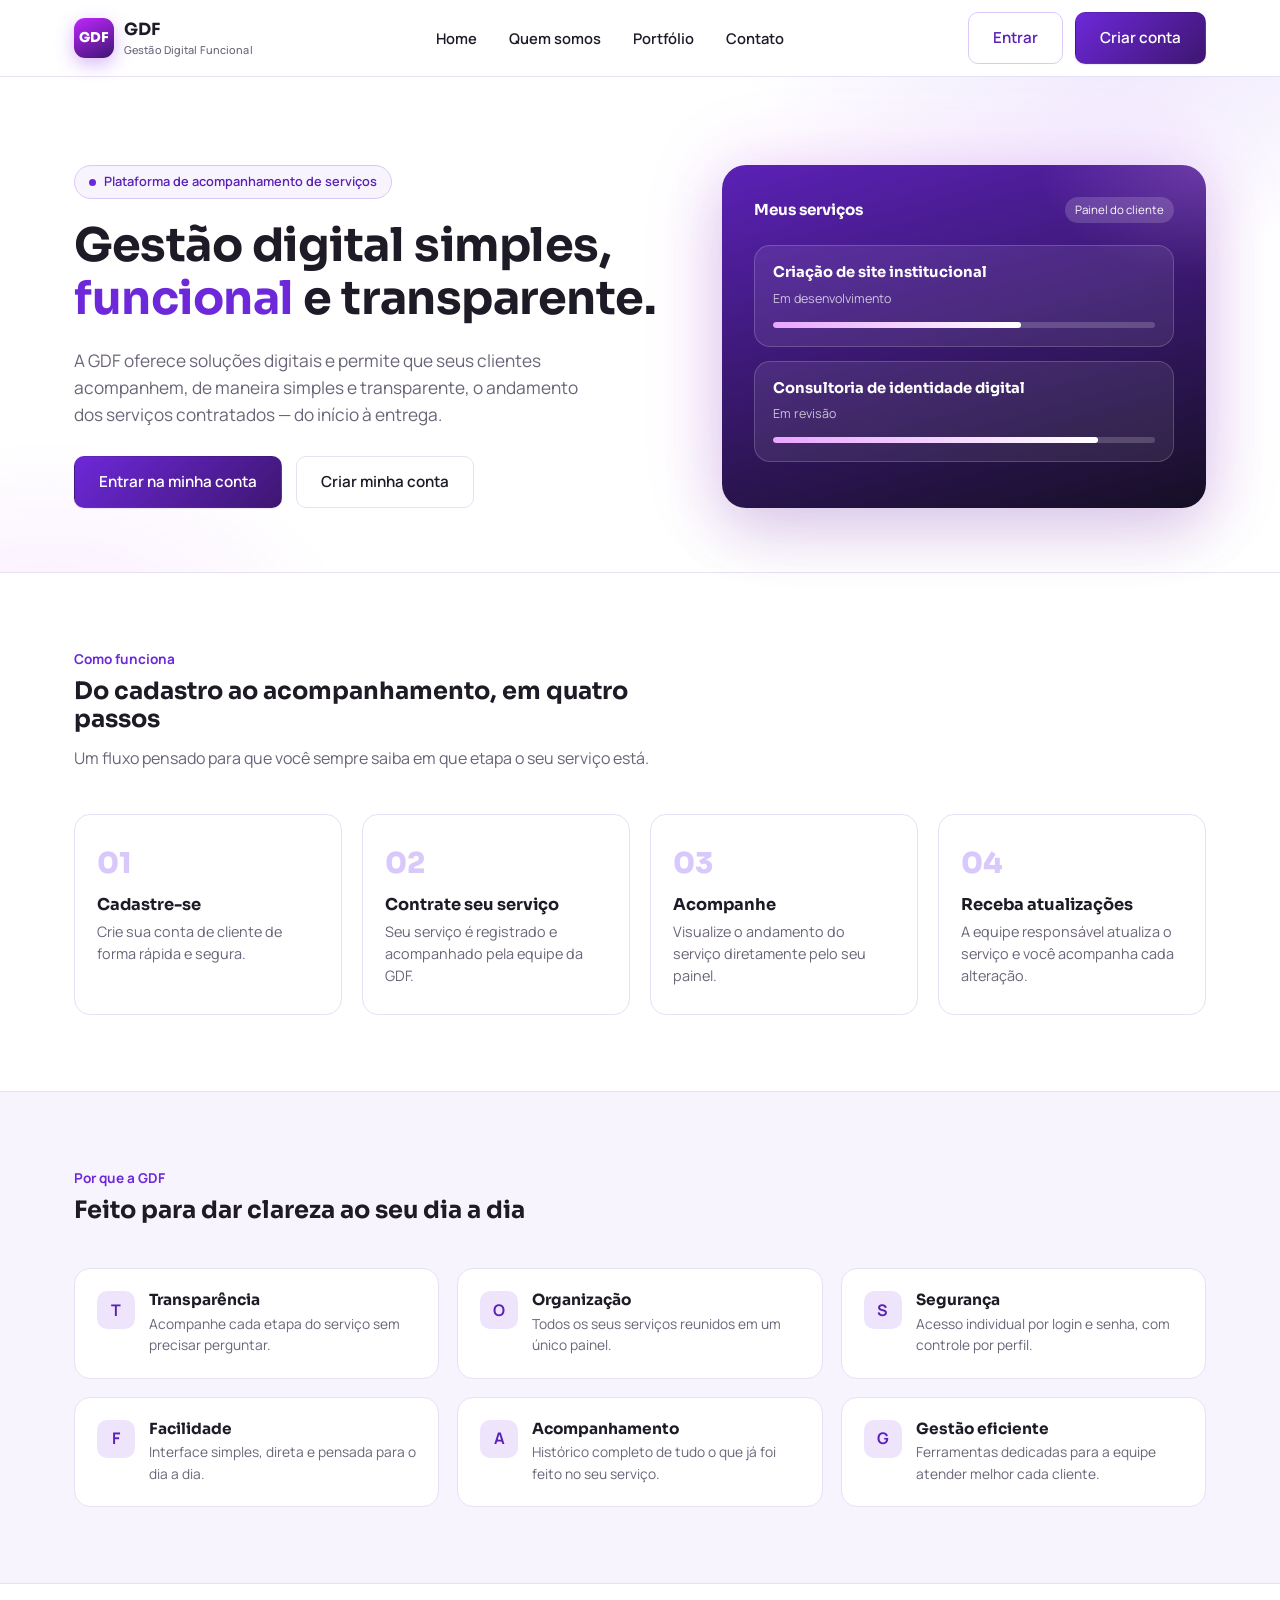
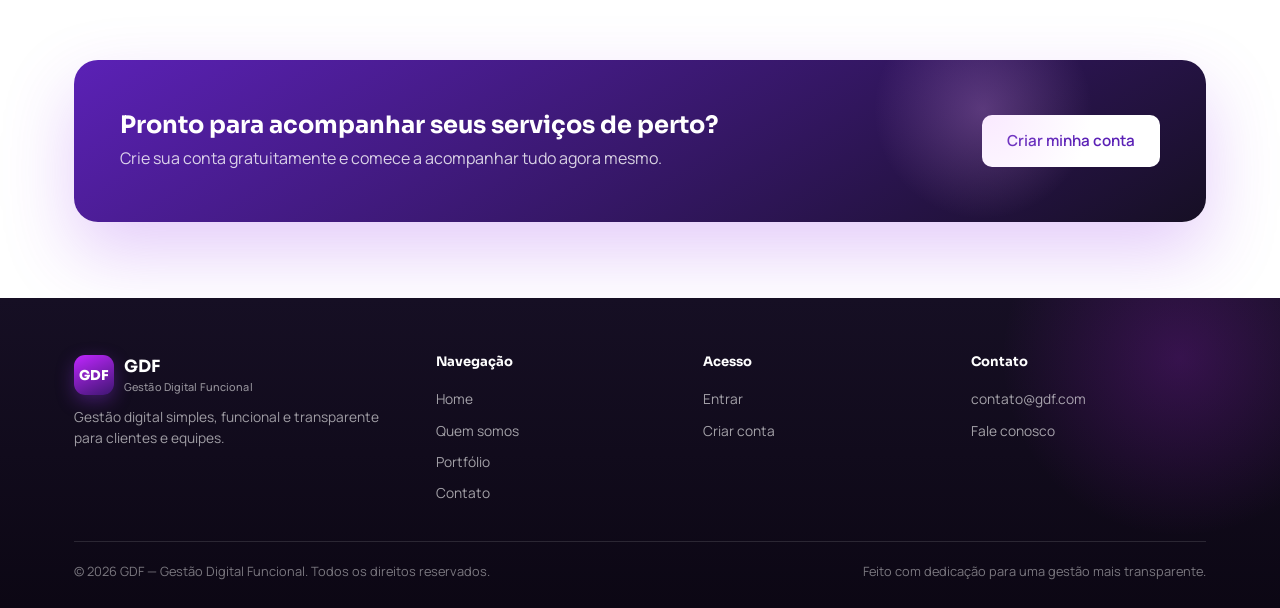
<file: index.html>
<!DOCTYPE html>
<html lang="pt-BR">
<head>
<meta charset="UTF-8">
<meta name="viewport" content="width=device-width, initial-scale=1.0">
<title>GDF — Gestão Digital Funcional</title>
<link rel="stylesheet" href="css/style.css">
</head>
<body>

<header class="site-header">
  <div class="container">
    <a href="index.html" class="brand">
      <span class="brand-mark">GDF</span>
      <span>
        <span class="brand-name">GDF</span>
        <span class="brand-sub">Gestão Digital Funcional</span>
      </span>
    </a>

    <nav class="main-nav" id="main-nav">
      <a href="index.html">Home</a>
      <a href="quem-somos.html">Quem somos</a>
      <a href="portfolio.html">Portfólio</a>
      <a href="contato.html">Contato</a>
    </nav>

    <div class="header-actions">
      <a href="login.html" class="btn btn-ghost" data-auth-link>Entrar</a>
      <a href="cadastro.html" class="btn btn-primary">Criar conta</a>
      <button class="nav-toggle" aria-label="Abrir menu"><span></span></button>
    </div>
  </div>
</header>

<main>
  <section class="hero">
    <div class="container">
      <div>
        <span class="eyebrow-tag">Plataforma de acompanhamento de serviços</span>
        <h1>Gestão digital simples, <em>funcional</em> e transparente.</h1>
        <p class="lead">A GDF oferece soluções digitais e permite que seus clientes acompanhem, de maneira simples e transparente, o andamento dos serviços contratados — do início à entrega.</p>
        <div class="hero-cta">
          <a href="login.html" class="btn btn-primary" data-auth-link>Entrar na minha conta</a>
          <a href="cadastro.html" class="btn btn-outline">Criar minha conta</a>
        </div>
      </div>

      <div class="hero-panel">
        <div class="hp-row">
          <span class="hp-title">Meus serviços</span>
          <span class="hp-badge">Painel do cliente</span>
        </div>
        <div class="hp-service">
          <h4>Criação de site institucional</h4>
          <span>Em desenvolvimento</span>
          <div class="hp-bar"><i style="width:65%"></i></div>
        </div>
        <div class="hp-service">
          <h4>Consultoria de identidade digital</h4>
          <span>Em revisão</span>
          <div class="hp-bar"><i style="width:85%"></i></div>
        </div>
      </div>
    </div>
  </section>

  <section class="section" id="como-funciona">
    <div class="container">
      <div class="section-head">
        <span class="kicker">Como funciona</span>
        <h2>Do cadastro ao acompanhamento, em quatro passos</h2>
        <p>Um fluxo pensado para que você sempre saiba em que etapa o seu serviço está.</p>
      </div>
      <div class="steps-grid">
        <div class="step-card">
          <div class="step-num">01</div>
          <h3>Cadastre-se</h3>
          <p>Crie sua conta de cliente de forma rápida e segura.</p>
        </div>
        <div class="step-card">
          <div class="step-num">02</div>
          <h3>Contrate seu serviço</h3>
          <p>Seu serviço é registrado e acompanhado pela equipe da GDF.</p>
        </div>
        <div class="step-card">
          <div class="step-num">03</div>
          <h3>Acompanhe</h3>
          <p>Visualize o andamento do serviço diretamente pelo seu painel.</p>
        </div>
        <div class="step-card">
          <div class="step-num">04</div>
          <h3>Receba atualizações</h3>
          <p>A equipe responsável atualiza o serviço e você acompanha cada alteração.</p>
        </div>
      </div>
    </div>
  </section>

  <section class="section benefits" id="beneficios">
    <div class="container">
      <div class="section-head">
        <span class="kicker">Por que a GDF</span>
        <h2>Feito para dar clareza ao seu dia a dia</h2>
      </div>
      <div class="benefit-grid">
        <div class="benefit-item">
          <span class="benefit-ico">T</span>
          <div><h3>Transparência</h3><p>Acompanhe cada etapa do serviço sem precisar perguntar.</p></div>
        </div>
        <div class="benefit-item">
          <span class="benefit-ico">O</span>
          <div><h3>Organização</h3><p>Todos os seus serviços reunidos em um único painel.</p></div>
        </div>
        <div class="benefit-item">
          <span class="benefit-ico">S</span>
          <div><h3>Segurança</h3><p>Acesso individual por login e senha, com controle por perfil.</p></div>
        </div>
        <div class="benefit-item">
          <span class="benefit-ico">F</span>
          <div><h3>Facilidade</h3><p>Interface simples, direta e pensada para o dia a dia.</p></div>
        </div>
        <div class="benefit-item">
          <span class="benefit-ico">A</span>
          <div><h3>Acompanhamento</h3><p>Histórico completo de tudo o que já foi feito no seu serviço.</p></div>
        </div>
        <div class="benefit-item">
          <span class="benefit-ico">G</span>
          <div><h3>Gestão eficiente</h3><p>Ferramentas dedicadas para a equipe atender melhor cada cliente.</p></div>
        </div>
      </div>
    </div>
  </section>

  <section class="section" id="cta-final">
    <div class="container">
      <div class="cta-final">
        <div>
          <h2>Pronto para acompanhar seus serviços de perto?</h2>
          <p>Crie sua conta gratuitamente e comece a acompanhar tudo agora mesmo.</p>
        </div>
        <a href="cadastro.html" class="btn btn-primary" style="background:#fff; color:var(--purple-700);">Criar minha conta</a>
      </div>
    </div>
  </section>
</main>

<footer class="site-footer">
  <div class="container">
    <div class="footer-grid">
      <div class="footer-brand">
        <div class="brand">
          <span class="brand-mark">GDF</span>
          <span>
            <span class="brand-name">GDF</span>
            <span class="brand-sub">Gestão Digital Funcional</span>
          </span>
        </div>
        <p>Gestão digital simples, funcional e transparente para clientes e equipes.</p>
      </div>
      <div class="footer-col">
        <h4>Navegação</h4>
        <a href="index.html">Home</a>
        <a href="quem-somos.html">Quem somos</a>
        <a href="portfolio.html">Portfólio</a>
        <a href="contato.html">Contato</a>
      </div>
      <div class="footer-col">
        <h4>Acesso</h4>
        <a href="login.html">Entrar</a>
        <a href="cadastro.html">Criar conta</a>
      </div>
      <div class="footer-col">
        <h4>Contato</h4>
        <a href="mailto:contato@gdf.com">contato@gdf.com</a>
        <a href="contato.html">Fale conosco</a>
      </div>
    </div>
    <div class="footer-bottom">
      <span>© <span id="ano-atual"></span> GDF — Gestão Digital Funcional. Todos os direitos reservados.</span>
      <span>Feito com dedicação para uma gestão mais transparente.</span>
    </div>
  </div>
</footer>

<script src="js/auth.js"></script>
<script src="js/script.js"></script>
</body>
</html>
</file>
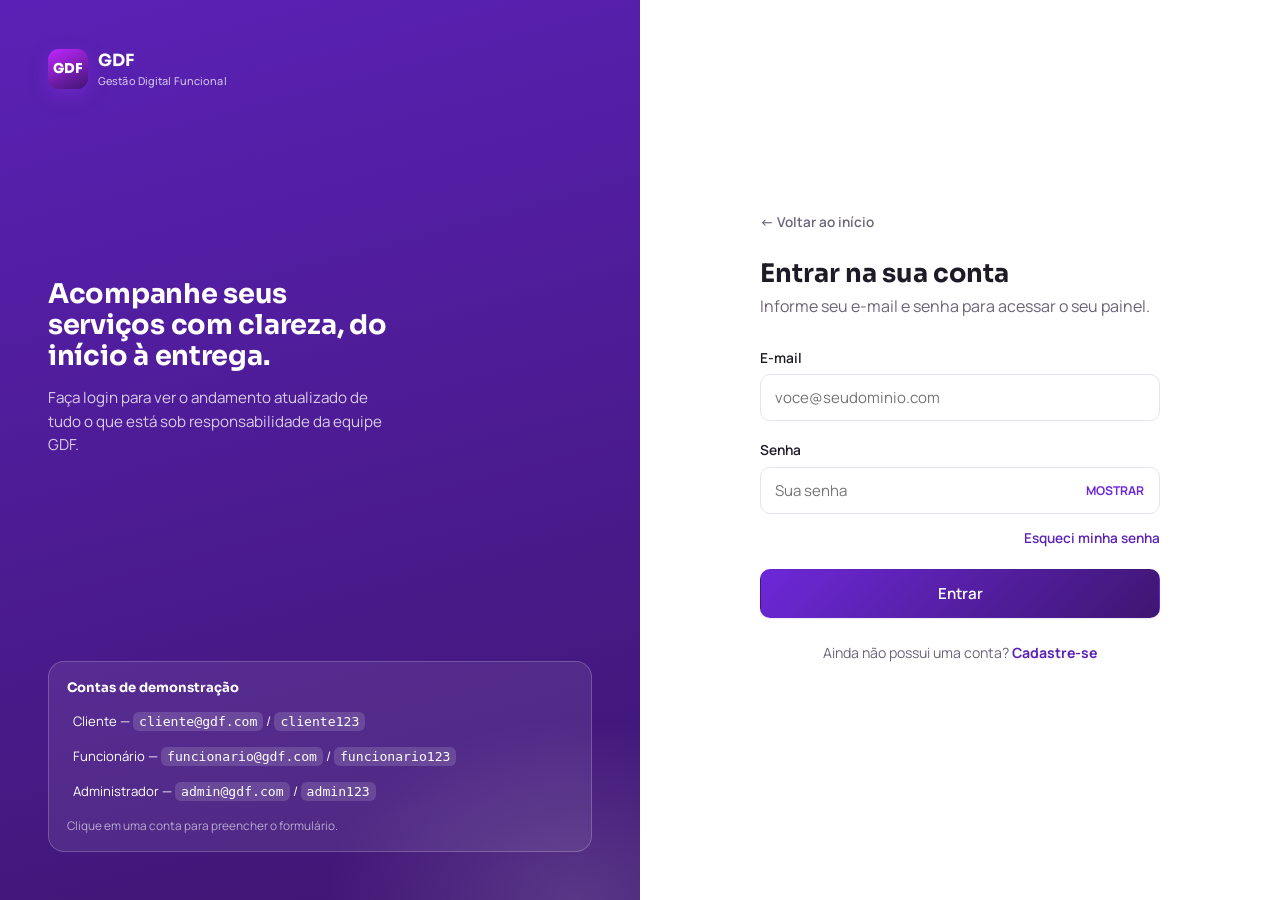
<file: admin.html>
<!DOCTYPE html>
<html lang="pt-BR">
<head>
<meta charset="UTF-8">
<meta name="viewport" content="width=device-width, initial-scale=1.0">
<title>Painel administrativo — GDF</title>
<link rel="stylesheet" href="css/style.css">
<link rel="stylesheet" href="css/dashboard.css">
</head>
<body>

<div class="sidebar-backdrop"></div>
<div class="app-shell">

  <aside class="sidebar">
    <div class="brand">
      <span class="brand-mark">GDF</span>
      <span>
        <span class="brand-name">GDF</span>
        <span class="brand-sub">Gestão Digital Funcional</span>
      </span>
    </div>

    <div class="side-user">
      <span class="avatar" id="side-avatar">A</span>
      <div>
        <div class="u-name" id="side-nome">—</div>
        <div class="u-role">Administrador</div>
      </div>
    </div>

    <nav class="side-nav">
      <a href="#dashboard-section" class="active"><span class="ico">■</span> Visão geral</a>
      <a href="#gestao-section"><span class="ico">□</span> Gestão</a>
    </nav>

    <div class="side-logout">
      <button data-logout><span class="ico">←</span> Sair</button>
    </div>
  </aside>

  <main class="dash-main">
    <div class="dash-topbar">
      <button class="mobile-menu-btn" aria-label="Abrir menu">☰</button>
      <div>
        <h1>Painel administrativo</h1>
        <div class="sub">Controle geral de clientes, funcionários e serviços da GDF.</div>
      </div>
    </div>

    <div id="dashboard-section">
      <div class="stat-grid">
        <div class="stat-card">
          <div class="stat-label">Total de clientes</div>
          <div class="stat-value" id="stat-total-clientes">0</div>
        </div>
        <div class="stat-card">
          <div class="stat-label">Total de funcionários</div>
          <div class="stat-value" id="stat-total-funcionarios">0</div>
        </div>
        <div class="stat-card">
          <div class="stat-label">Total de serviços</div>
          <div class="stat-value" id="stat-total-servicos">0</div>
        </div>
        <div class="stat-card">
          <div class="stat-label">Em andamento</div>
          <div class="stat-value" id="stat-em-andamento">0</div>
        </div>
      </div>
      <div class="stat-grid" style="grid-template-columns:repeat(2,1fr); max-width:520px;">
        <div class="stat-card">
          <div class="stat-label">Concluídos</div>
          <div class="stat-value" id="stat-concluidos">0</div>
        </div>
        <div class="stat-card">
          <div class="stat-label">Aguardando</div>
          <div class="stat-value" id="stat-aguardando">0</div>
        </div>
      </div>
    </div>

    <div class="panel" id="gestao-section">
      <div class="tabs">
        <button class="tab-btn active" data-tab="tab-clientes">Clientes</button>
        <button class="tab-btn" data-tab="tab-funcionarios">Funcionários</button>
        <button class="tab-btn" data-tab="tab-servicos">Serviços</button>
      </div>

      <!-- CLIENTES -->
      <div class="tab-panel active" id="tab-clientes">
        <div class="panel-head">
          <h3>Clientes cadastrados</h3>
          <div class="toolbar">
            <div class="search-box"><input type="text" id="busca-cliente" placeholder="Buscar cliente..."></div>
          </div>
        </div>
        <div class="panel-body no-pad">
          <div class="table-wrap">
            <table class="data-table">
              <thead>
                <tr><th>Nome</th><th>Contato</th><th>Serviços</th><th>Status</th><th>Ações</th></tr>
              </thead>
              <tbody id="tabela-clientes-body"></tbody>
            </table>
          </div>
        </div>
      </div>

      <!-- FUNCIONÁRIOS -->
      <div class="tab-panel" id="tab-funcionarios">
        <div class="panel-head">
          <h3>Funcionários</h3>
          <div class="toolbar">
            <div class="search-box"><input type="text" id="busca-funcionario" placeholder="Buscar funcionário..."></div>
            <button class="btn btn-primary btn-sm" id="btn-novo-funcionario">+ Novo funcionário</button>
          </div>
        </div>
        <div class="panel-body no-pad">
          <div class="table-wrap">
            <table class="data-table">
              <thead>
                <tr><th>Nome</th><th>Contato</th><th>Serviços</th><th>Status</th><th>Ações</th></tr>
              </thead>
              <tbody id="tabela-funcionarios-body"></tbody>
            </table>
          </div>
        </div>
      </div>

      <!-- SERVIÇOS -->
      <div class="tab-panel" id="tab-servicos">
        <div class="panel-head">
          <h3>Serviços</h3>
          <div class="toolbar">
            <div class="search-box"><input type="text" id="busca-servico" placeholder="Buscar cliente ou serviço..."></div>
            <select class="filter-select" id="filtro-status-servico">
              <option value="">Todos os status</option>
              <option value="aguardando">Aguardando</option>
              <option value="recebido">Recebido</option>
              <option value="em_analise">Em análise</option>
              <option value="em_desenvolvimento">Em desenvolvimento</option>
              <option value="em_revisao">Em revisão</option>
              <option value="concluido">Concluído</option>
              <option value="cancelado">Cancelado</option>
            </select>
            <button class="btn btn-primary btn-sm" id="btn-novo-servico">+ Novo serviço</button>
          </div>
        </div>
        <div class="panel-body no-pad">
          <div class="table-wrap">
            <table class="data-table">
              <thead>
                <tr><th>Serviço</th><th>Cliente</th><th>Responsável</th><th>Status</th><th>Última atualização</th><th>Ações</th></tr>
              </thead>
              <tbody id="tabela-servicos-body"></tbody>
            </table>
          </div>
        </div>
      </div>
    </div>
  </main>
</div>

<!-- modal funcionário -->
<div class="modal-overlay" id="modal-funcionario">
  <div class="modal-box">
    <div class="modal-head">
      <h3 id="modal-funcionario-titulo">Novo funcionário</h3>
      <button class="modal-close" id="fechar-modal-funcionario">✕</button>
    </div>
    <form id="form-funcionario">
      <div class="modal-body">
        <div class="field">
          <label for="input-func-nome">Nome completo</label>
          <input class="input" type="text" id="input-func-nome" required>
        </div>
        <div class="field">
          <label for="input-func-email">E-mail</label>
          <input class="input" type="email" id="input-func-email" required>
        </div>
        <div class="field">
          <label for="input-func-telefone">Telefone</label>
          <input class="input" type="tel" id="input-func-telefone">
        </div>
        <div class="field" style="margin-bottom:0;">
          <label for="input-func-senha">Senha</label>
          <input class="input" type="password" id="input-func-senha" placeholder="Senha de acesso">
        </div>
      </div>
      <div class="modal-foot">
        <button type="button" class="btn btn-outline" onclick="document.getElementById('modal-funcionario').classList.remove('open')">Cancelar</button>
        <button type="submit" class="btn btn-primary">Salvar</button>
      </div>
    </form>
  </div>
</div>

<!-- modal serviço -->
<div class="modal-overlay" id="modal-servico">
  <div class="modal-box">
    <div class="modal-head">
      <h3 id="modal-servico-titulo">Novo serviço</h3>
      <button class="modal-close" id="fechar-modal-servico">✕</button>
    </div>
    <form id="form-servico">
      <div class="modal-body">
        <div class="field">
          <label for="input-srv-nome">Nome do serviço</label>
          <input class="input" type="text" id="input-srv-nome" required>
        </div>
        <div class="field">
          <label for="input-srv-descricao">Descrição</label>
          <textarea class="input" id="input-srv-descricao" required></textarea>
        </div>
        <div class="form-grid-2">
          <div class="field">
            <label for="input-srv-cliente">Cliente</label>
            <select class="input" id="input-srv-cliente" required></select>
          </div>
          <div class="field">
            <label for="input-srv-funcionario">Funcionário responsável</label>
            <select class="input" id="input-srv-funcionario" required></select>
          </div>
        </div>
        <div class="field" style="margin-bottom:0;">
          <label for="input-srv-status">Status</label>
          <select class="input" id="input-srv-status" required>
            <option value="aguardando">Aguardando</option>
            <option value="recebido">Recebido</option>
            <option value="em_analise">Em análise</option>
            <option value="em_desenvolvimento">Em desenvolvimento</option>
            <option value="em_revisao">Em revisão</option>
            <option value="concluido">Concluído</option>
            <option value="cancelado">Cancelado</option>
          </select>
        </div>
      </div>
      <div class="modal-foot">
        <button type="button" class="btn btn-outline" onclick="document.getElementById('modal-servico').classList.remove('open')">Cancelar</button>
        <button type="submit" class="btn btn-primary">Salvar serviço</button>
      </div>
    </form>
  </div>
</div>

<!-- modal histórico -->
<div class="modal-overlay" id="modal-historico">
  <div class="modal-box">
    <div class="modal-head">
      <h3 id="historico-titulo">Histórico</h3>
      <button class="modal-close" id="fechar-modal-historico">✕</button>
    </div>
    <div class="modal-body" id="historico-conteudo"></div>
  </div>
</div>

<!-- modal confirmação -->
<div class="modal-overlay" id="modal-confirmar">
  <div class="modal-box" style="max-width:400px;">
    <div class="modal-head">
      <h3>Confirmar ação</h3>
      <button class="modal-close" id="fechar-modal-confirmar">✕</button>
    </div>
    <div class="modal-body">
      <p class="confirm-text" id="confirmar-texto"></p>
    </div>
    <div class="modal-foot">
      <button type="button" class="btn btn-outline" id="btn-cancelar-confirmar">Cancelar</button>
      <button type="button" class="btn btn-danger" id="btn-confirmar-acao">Confirmar</button>
    </div>
  </div>
</div>

<script src="js/auth.js"></script>
<script src="js/admin.js"></script>
</body>
</html>
</file>
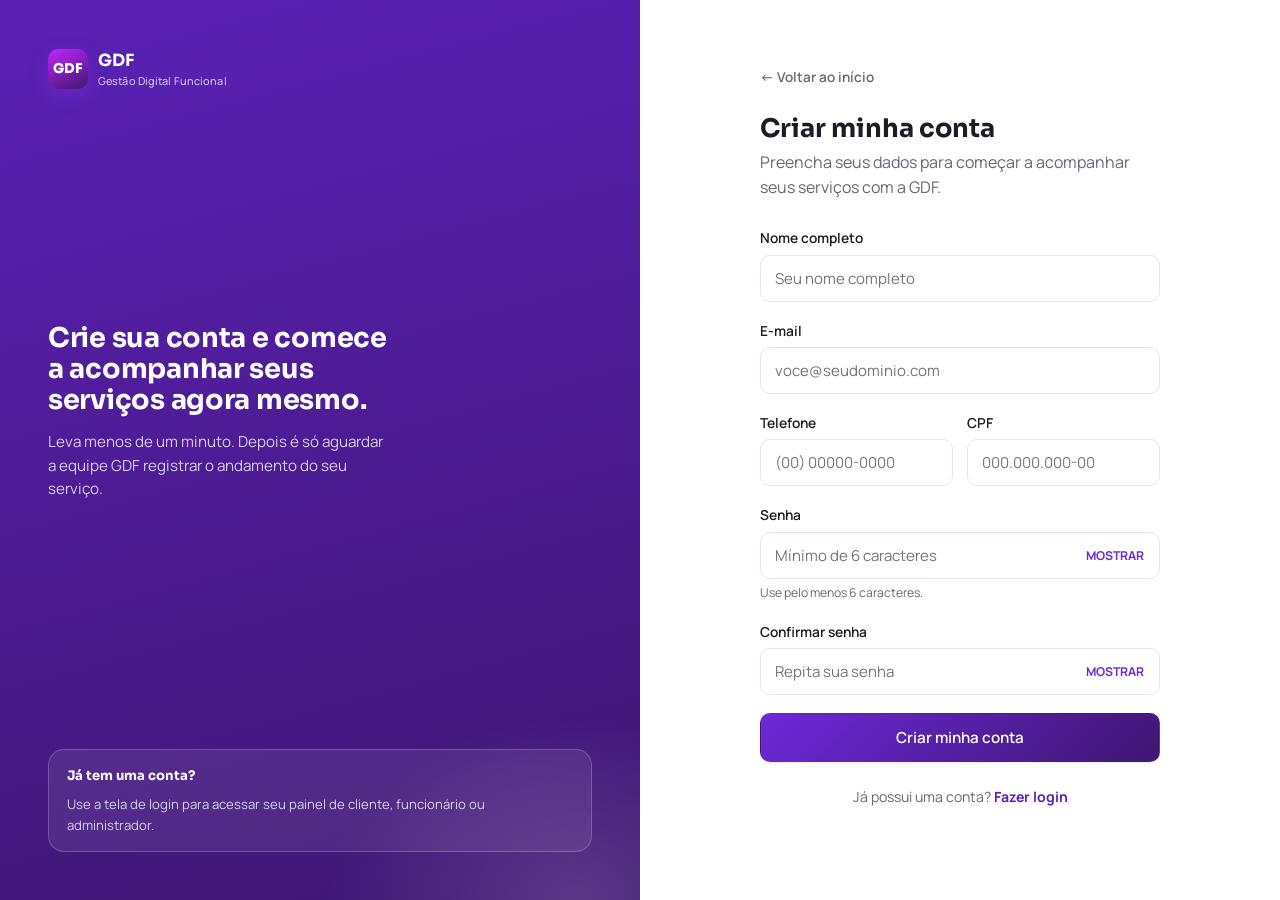
<file: cadastro.html>
<!DOCTYPE html>
<html lang="pt-BR">
<head>
<meta charset="UTF-8">
<meta name="viewport" content="width=device-width, initial-scale=1.0">
<title>Criar conta — GDF</title>
<link rel="stylesheet" href="css/style.css">
<link rel="stylesheet" href="css/login.css">
</head>
<body>

<div class="auth-page">
  <aside class="auth-side">
    <div class="brand">
      <span class="brand-mark">GDF</span>
      <span>
        <span class="brand-name">GDF</span>
        <span class="brand-sub">Gestão Digital Funcional</span>
      </span>
    </div>

    <div class="auth-quote">
      <h2>Crie sua conta e comece a acompanhar seus serviços agora mesmo.</h2>
      <p>Leva menos de um minuto. Depois é só aguardar a equipe GDF registrar o andamento do seu serviço.</p>
    </div>

    <div class="auth-demo">
      <strong>Já tem uma conta?</strong>
      <p style="margin:0; color:rgba(255,255,255,.78);">Use a tela de login para acessar seu painel de cliente, funcionário ou administrador.</p>
    </div>
  </aside>

  <main class="auth-main">
    <div class="auth-card">
      <a href="index.html" class="back-link">← Voltar ao início</a>
      <h1>Criar minha conta</h1>
      <p>Preencha seus dados para começar a acompanhar seus serviços com a GDF.</p>

      <form id="form-cadastro" novalidate>
        <div class="field" id="campo-nome">
          <label for="nome">Nome completo</label>
          <input class="input" type="text" id="nome" name="nome" placeholder="Seu nome completo" required>
          <div class="error-msg">Informe seu nome completo.</div>
        </div>

        <div class="field" id="campo-email">
          <label for="email">E-mail</label>
          <input class="input" type="email" id="email" name="email" placeholder="voce@seudominio.com" required>
          <div class="error-msg">Informe um e-mail válido.</div>
        </div>

        <div class="input-row">
          <div class="field" id="campo-telefone">
            <label for="telefone">Telefone</label>
            <input class="input" type="tel" id="telefone" name="telefone" placeholder="(00) 00000-0000" required>
            <div class="error-msg">Informe um telefone válido.</div>
          </div>
          <div class="field" id="campo-documento">
            <label for="documento">CPF</label>
            <input class="input" type="text" id="documento" name="documento" placeholder="000.000.000-00" required>
            <div class="error-msg">Informe um CPF válido.</div>
          </div>
        </div>

        <div class="field" id="campo-senha">
          <label for="senha">Senha</label>
          <div class="password-field">
            <input class="input" type="password" id="senha" name="senha" placeholder="Mínimo de 6 caracteres" required>
            <button type="button" class="toggle-pass" data-toggle-target="senha">MOSTRAR</button>
          </div>
          <div class="hint">Use pelo menos 6 caracteres.</div>
          <div class="error-msg">A senha deve ter pelo menos 6 caracteres.</div>
        </div>

        <div class="field" id="campo-confirmar">
          <label for="confirmarSenha">Confirmar senha</label>
          <div class="password-field">
            <input class="input" type="password" id="confirmarSenha" name="confirmarSenha" placeholder="Repita sua senha" required>
            <button type="button" class="toggle-pass" data-toggle-target="confirmarSenha">MOSTRAR</button>
          </div>
          <div class="error-msg">As senhas não coincidem.</div>
        </div>

        <button type="submit" class="btn btn-primary btn-block">Criar minha conta</button>
      </form>

      <p class="auth-foot">Já possui uma conta? <a href="login.html">Fazer login</a></p>
    </div>
  </main>
</div>

<script src="js/auth.js"></script>
<script>
  document.addEventListener('DOMContentLoaded', () => {
    const sessaoAtual = getSessao();
    if (sessaoAtual) {
      window.location.href = REDIRECT_POR_TIPO[sessaoAtual.tipo] || 'login.html';
      return;
    }

    $all('.toggle-pass').forEach(btn => {
      btn.addEventListener('click', () => {
        const input = $('#' + btn.getAttribute('data-toggle-target'));
        const mostrando = input.type === 'text';
        input.type = mostrando ? 'password' : 'text';
        btn.textContent = mostrando ? 'MOSTRAR' : 'OCULTAR';
      });
    });

    const campos = ['nome', 'email', 'telefone', 'documento', 'senha', 'confirmar'];

    $('#form-cadastro').addEventListener('submit', (e) => {
      e.preventDefault();
      campos.forEach(c => $('#campo-' + c).classList.remove('has-error'));

      const dados = {
        nome: $('#nome').value,
        email: $('#email').value,
        telefone: $('#telefone').value,
        documento: $('#documento').value,
        senha: $('#senha').value,
        confirmarSenha: $('#confirmarSenha').value
      };

      const resultado = cadastrarCliente(dados);

      if (!resultado.sucesso) {
        const mapaCampo = { nome: 'nome', email: 'email', telefone: 'telefone', documento: 'documento', senha: 'senha', confirmarSenha: 'confirmar' };
        const campoId = mapaCampo[resultado.campo];
        if (campoId) $('#campo-' + campoId).classList.add('has-error');
        mostrarToast(resultado.mensagem, 'error');
        return;
      }

      mostrarToast('Conta criada com sucesso!', 'success');
      setTimeout(() => { window.location.href = 'login.html'; }, 900);
    });
  });
</script>
</body>
</html>
</file>
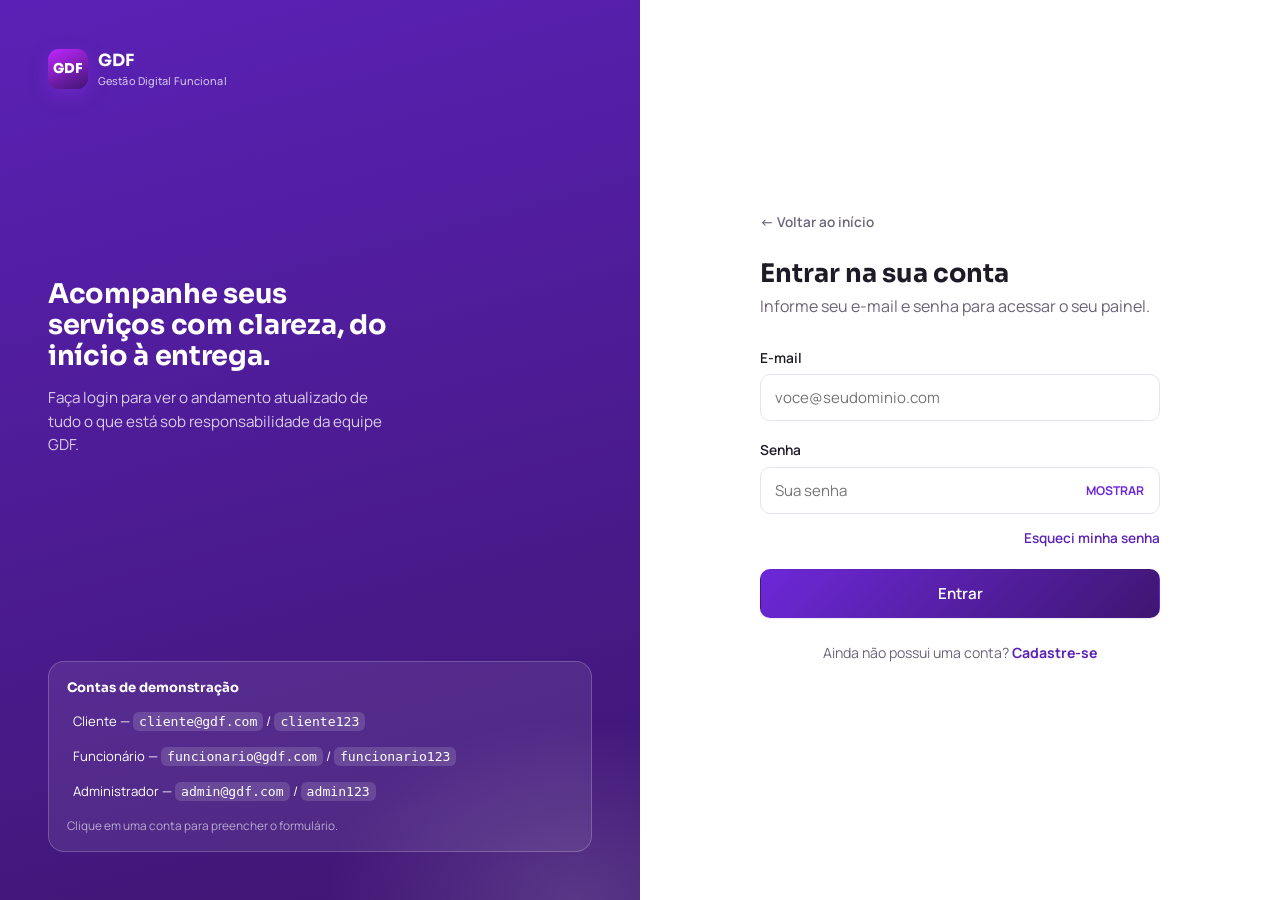
<file: cliente.html>
<!DOCTYPE html>
<html lang="pt-BR">
<head>
<meta charset="UTF-8">
<meta name="viewport" content="width=device-width, initial-scale=1.0">
<title>Meu painel — GDF</title>
<link rel="stylesheet" href="css/style.css">
<link rel="stylesheet" href="css/dashboard.css">
</head>
<body>

<div class="sidebar-backdrop"></div>
<div class="app-shell">

  <aside class="sidebar">
    <div class="brand">
      <span class="brand-mark">GDF</span>
      <span>
        <span class="brand-name">GDF</span>
        <span class="brand-sub">Gestão Digital Funcional</span>
      </span>
    </div>

    <div class="side-user">
      <span class="avatar" id="side-avatar">C</span>
      <div>
        <div class="u-name" id="side-nome">—</div>
        <div class="u-role">Cliente</div>
      </div>
    </div>

    <nav class="side-nav">
      <a href="cliente.html" class="active"><span class="ico">■</span> Dashboard</a>
      <a href="#servicos-section"><span class="ico">□</span> Meus serviços</a>
    </nav>

    <div class="side-logout">
      <button data-logout><span class="ico">←</span> Sair</button>
    </div>
  </aside>

  <main class="dash-main">
    <div class="dash-topbar">
      <button class="mobile-menu-btn" aria-label="Abrir menu">☰</button>
      <div>
        <h1 id="titulo-boas-vindas">Olá!</h1>
        <div class="sub">Confira abaixo o andamento dos seus serviços.</div>
      </div>
    </div>

    <div class="stat-grid">
      <div class="stat-card">
        <div class="stat-label">Serviços ativos</div>
        <div class="stat-value" id="stat-ativos">0</div>
      </div>
      <div class="stat-card">
        <div class="stat-label">Concluídos</div>
        <div class="stat-value" id="stat-concluidos">0</div>
      </div>
      <div class="stat-card">
        <div class="stat-label">Aguardando</div>
        <div class="stat-value" id="stat-aguardando">0</div>
      </div>
      <div class="stat-card">
        <div class="stat-label">Última atualização</div>
        <div class="stat-value" style="font-size:1rem;" id="stat-ultima">—</div>
      </div>
    </div>

    <div class="panel" id="servicos-section">
      <div class="panel-head">
        <h3>Meus serviços</h3>
        <div class="toolbar">
          <div class="search-box"><input type="text" id="busca-servico" placeholder="Buscar serviço..."></div>
          <select class="filter-select" id="filtro-status">
            <option value="">Todos os status</option>
            <option value="aguardando">Aguardando</option>
            <option value="recebido">Recebido</option>
            <option value="em_analise">Em análise</option>
            <option value="em_desenvolvimento">Em desenvolvimento</option>
            <option value="em_revisao">Em revisão</option>
            <option value="concluido">Concluído</option>
            <option value="cancelado">Cancelado</option>
          </select>
        </div>
      </div>
      <div class="panel-body">
        <div class="service-grid" id="lista-servicos"></div>
      </div>
    </div>
  </main>
</div>

<!-- modal de detalhes do serviço -->
<div class="modal-overlay" id="modal-detalhes">
  <div class="modal-box">
    <div class="modal-head">
      <h3 id="detalhe-titulo">Serviço</h3>
      <button class="modal-close" id="fechar-modal-detalhes">✕</button>
    </div>
    <div class="modal-body">
      <p id="detalhe-descricao" style="margin-bottom:20px;"></p>
      <h4 style="font-size:.85rem; margin-bottom:14px;">Progresso</h4>
      <div id="detalhe-progresso" style="margin-bottom:26px;"></div>
      <h4 style="font-size:.85rem; margin-bottom:14px;">Histórico de atualizações</h4>
      <div id="detalhe-timeline"></div>
    </div>
  </div>
</div>

<script src="js/auth.js"></script>
<script src="js/cliente.js"></script>
<script>
  document.addEventListener('DOMContentLoaded', () => {
    setTimeout(() => {
      if (usuarioAtual) $('#titulo-boas-vindas').textContent = 'Olá, ' + usuarioAtual.nome.split(' ')[0] + '!';
    }, 0);
  });
</script>
</body>
</html>
</file>
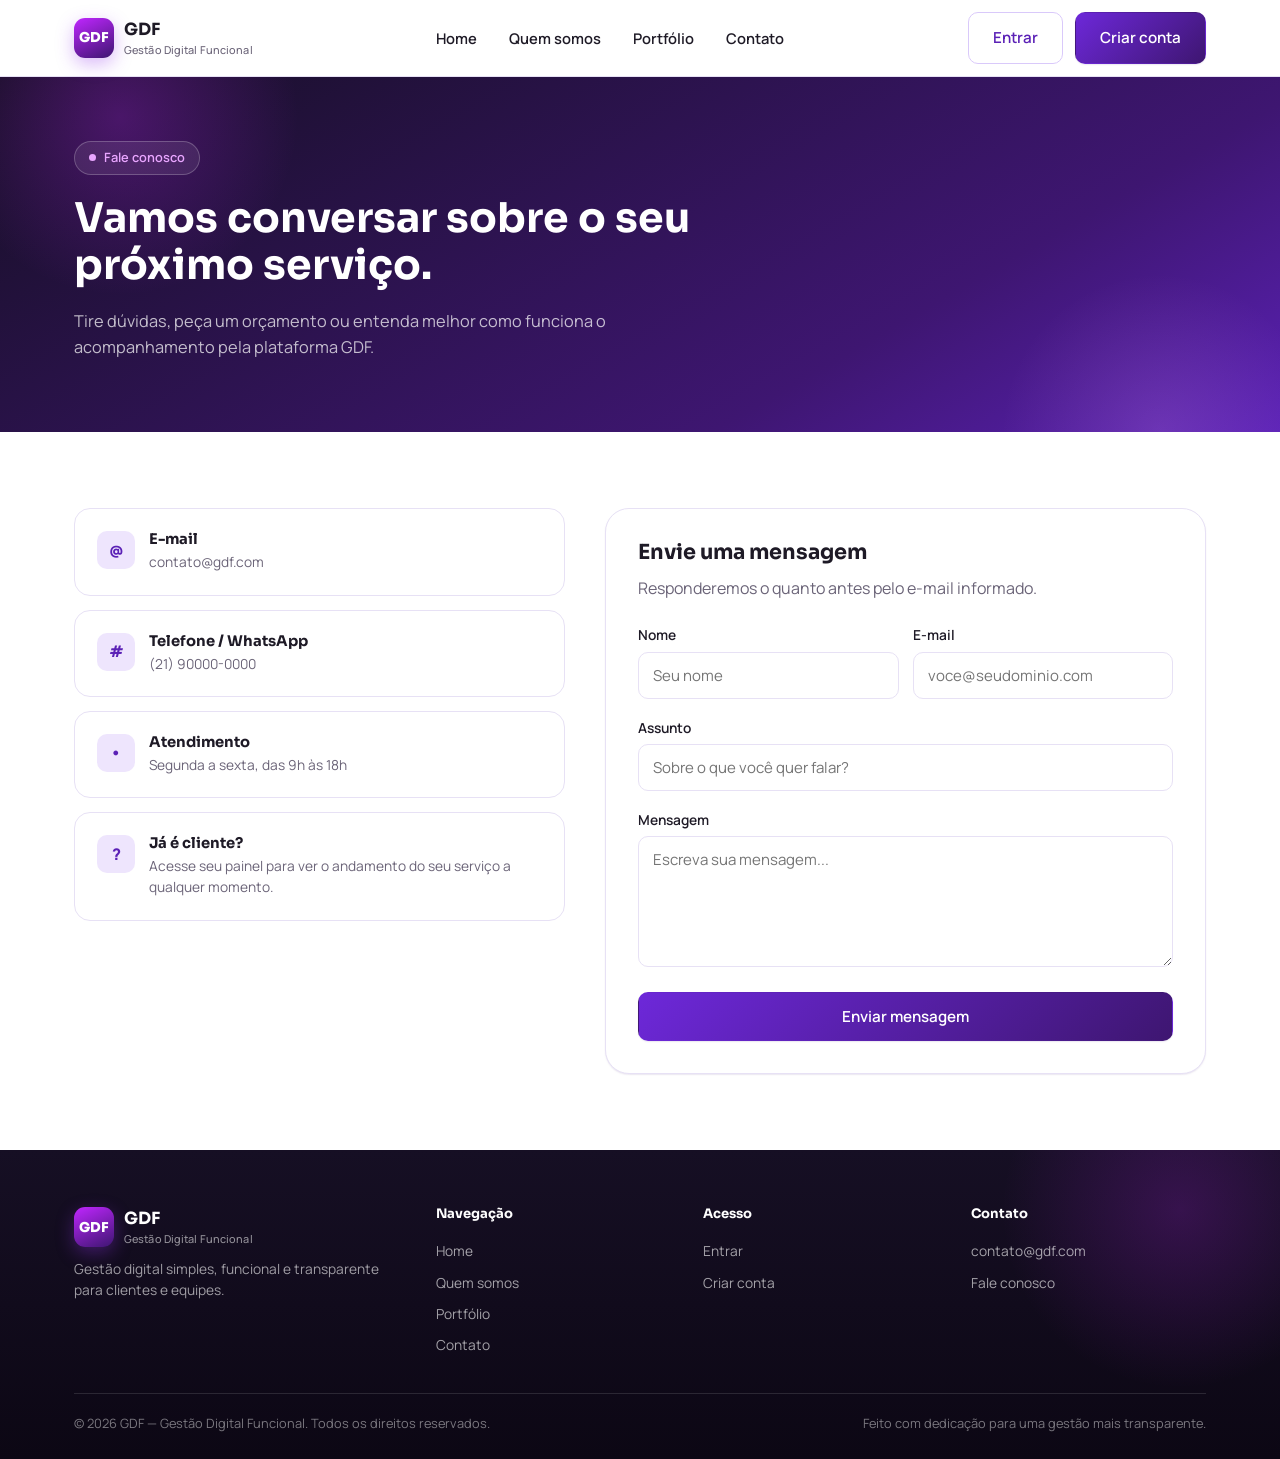
<file: contato.html>
<!DOCTYPE html>
<html lang="pt-BR">
<head>
<meta charset="UTF-8">
<meta name="viewport" content="width=device-width, initial-scale=1.0">
<title>Contato — GDF</title>
<link rel="stylesheet" href="css/style.css">
<link rel="stylesheet" href="css/login.css">
<link rel="stylesheet" href="css/pages.css">
</head>
<body>

<header class="site-header">
  <div class="container">
    <a href="index.html" class="brand">
      <span class="brand-mark">GDF</span>
      <span>
        <span class="brand-name">GDF</span>
        <span class="brand-sub">Gestão Digital Funcional</span>
      </span>
    </a>

    <nav class="main-nav" id="main-nav">
      <a href="index.html">Home</a>
      <a href="quem-somos.html">Quem somos</a>
      <a href="portfolio.html">Portfólio</a>
      <a href="contato.html">Contato</a>
    </nav>

    <div class="header-actions">
      <a href="login.html" class="btn btn-ghost" data-auth-link>Entrar</a>
      <a href="cadastro.html" class="btn btn-primary">Criar conta</a>
      <button class="nav-toggle" aria-label="Abrir menu"><span></span></button>
    </div>
  </div>
</header>

<main>
  <section class="page-hero">
    <div class="container">
      <span class="eyebrow-tag">Fale conosco</span>
      <h1>Vamos conversar sobre o seu próximo serviço.</h1>
      <p>Tire dúvidas, peça um orçamento ou entenda melhor como funciona o acompanhamento pela plataforma GDF.</p>
    </div>
  </section>

  <section class="section">
    <div class="container contact-grid">
      <div>
        <div class="contact-info-card">
          <span class="ci-ico">@</span>
          <div>
            <h4>E-mail</h4>
            <p>contato@gdf.com</p>
          </div>
        </div>
        <div class="contact-info-card">
          <span class="ci-ico">#</span>
          <div>
            <h4>Telefone / WhatsApp</h4>
            <p>(21) 90000-0000</p>
          </div>
        </div>
        <div class="contact-info-card">
          <span class="ci-ico">•</span>
          <div>
            <h4>Atendimento</h4>
            <p>Segunda a sexta, das 9h às 18h</p>
          </div>
        </div>
        <div class="contact-info-card">
          <span class="ci-ico">?</span>
          <div>
            <h4>Já é cliente?</h4>
            <p>Acesse seu painel para ver o andamento do seu serviço a qualquer momento.</p>
          </div>
        </div>
      </div>

      <div class="contact-form-panel">
        <h2>Envie uma mensagem</h2>
        <p style="margin-bottom:24px;">Responderemos o quanto antes pelo e-mail informado.</p>

        <form id="form-contato" novalidate>
          <div class="input-row">
            <div class="field" id="campo-nome">
              <label for="nome">Nome</label>
              <input class="input" type="text" id="nome" placeholder="Seu nome" required>
              <div class="error-msg">Informe seu nome.</div>
            </div>
            <div class="field" id="campo-email">
              <label for="email">E-mail</label>
              <input class="input" type="email" id="email" placeholder="voce@seudominio.com" required>
              <div class="error-msg">Informe um e-mail válido.</div>
            </div>
          </div>

          <div class="field" id="campo-assunto">
            <label for="assunto">Assunto</label>
            <input class="input" type="text" id="assunto" placeholder="Sobre o que você quer falar?" required>
            <div class="error-msg">Informe o assunto.</div>
          </div>

          <div class="field" id="campo-mensagem">
            <label for="mensagem">Mensagem</label>
            <textarea class="input" id="mensagem" rows="5" placeholder="Escreva sua mensagem..." required></textarea>
            <div class="error-msg">Escreva sua mensagem.</div>
          </div>

          <button type="submit" class="btn btn-primary btn-block">Enviar mensagem</button>
        </form>
      </div>
    </div>
  </section>
</main>

<footer class="site-footer">
  <div class="container">
    <div class="footer-grid">
      <div class="footer-brand">
        <div class="brand">
          <span class="brand-mark">GDF</span>
          <span>
            <span class="brand-name">GDF</span>
            <span class="brand-sub">Gestão Digital Funcional</span>
          </span>
        </div>
        <p>Gestão digital simples, funcional e transparente para clientes e equipes.</p>
      </div>
      <div class="footer-col">
        <h4>Navegação</h4>
        <a href="index.html">Home</a>
        <a href="quem-somos.html">Quem somos</a>
        <a href="portfolio.html">Portfólio</a>
        <a href="contato.html">Contato</a>
      </div>
      <div class="footer-col">
        <h4>Acesso</h4>
        <a href="login.html">Entrar</a>
        <a href="cadastro.html">Criar conta</a>
      </div>
      <div class="footer-col">
        <h4>Contato</h4>
        <a href="mailto:contato@gdf.com">contato@gdf.com</a>
        <a href="contato.html">Fale conosco</a>
      </div>
    </div>
    <div class="footer-bottom">
      <span>© <span id="ano-atual"></span> GDF — Gestão Digital Funcional. Todos os direitos reservados.</span>
      <span>Feito com dedicação para uma gestão mais transparente.</span>
    </div>
  </div>
</footer>

<script src="js/auth.js"></script>
<script src="js/script.js"></script>
<script>
  document.addEventListener('DOMContentLoaded', () => {
    const campos = ['nome', 'email', 'assunto', 'mensagem'];
    $('#form-contato').addEventListener('submit', (e) => {
      e.preventDefault();
      campos.forEach(c => $('#campo-' + c).classList.remove('has-error'));

      const nome = $('#nome').value.trim();
      const email = $('#email').value.trim();
      const assunto = $('#assunto').value.trim();
      const mensagem = $('#mensagem').value.trim();

      let valido = true;
      if (nome.length < 2) { $('#campo-nome').classList.add('has-error'); valido = false; }
      if (!validarEmail(email)) { $('#campo-email').classList.add('has-error'); valido = false; }
      if (!assunto) { $('#campo-assunto').classList.add('has-error'); valido = false; }
      if (!mensagem) { $('#campo-mensagem').classList.add('has-error'); valido = false; }
      if (!valido) return;

      mostrarToast('Mensagem enviada com sucesso! Em breve entraremos em contato.', 'success');
      e.target.reset();
    });
  });
</script>
</body>
</html>
</file>
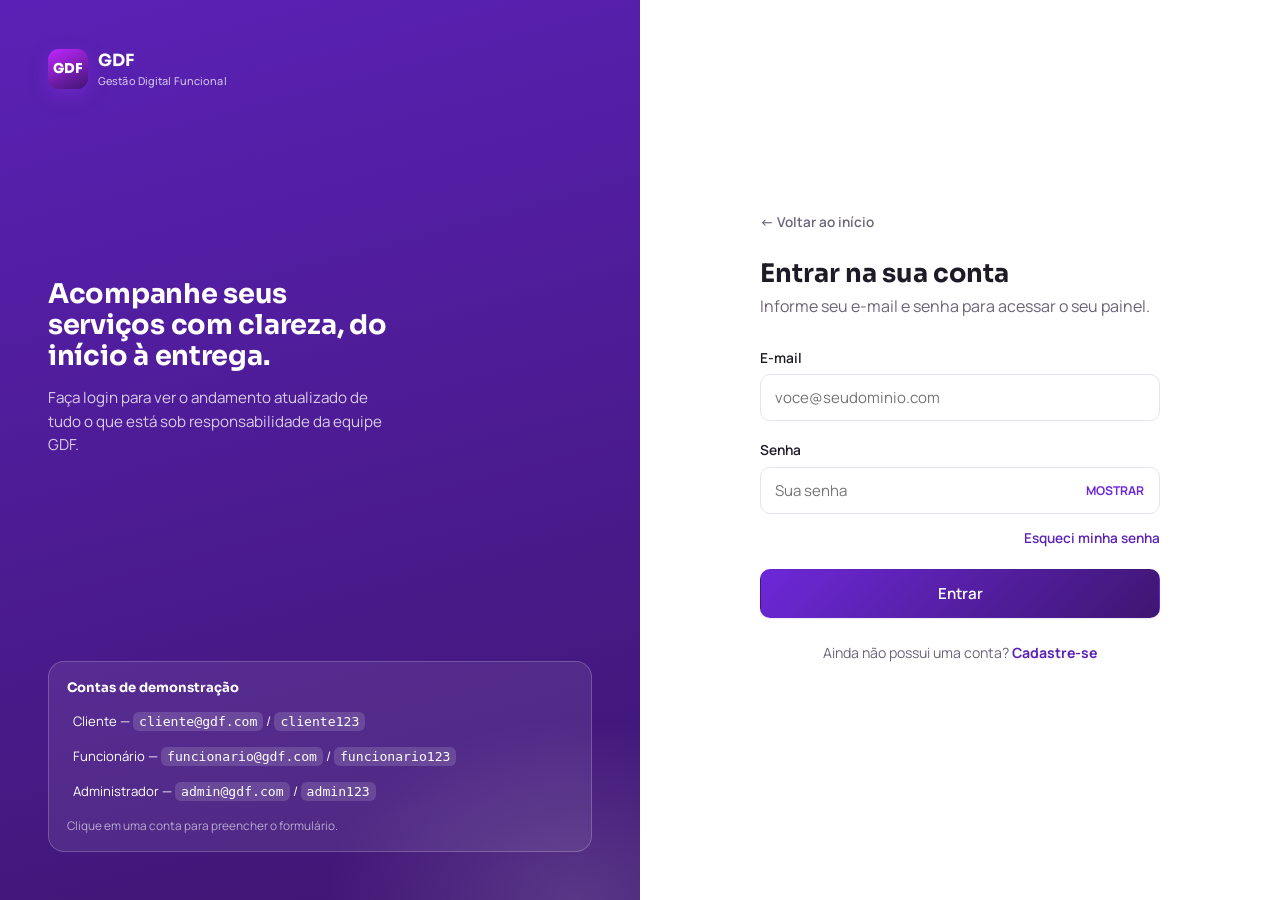
<file: funcionario.html>
<!DOCTYPE html>
<html lang="pt-BR">
<head>
<meta charset="UTF-8">
<meta name="viewport" content="width=device-width, initial-scale=1.0">
<title>Painel do funcionário — GDF</title>
<link rel="stylesheet" href="css/style.css">
<link rel="stylesheet" href="css/dashboard.css">
</head>
<body>

<div class="sidebar-backdrop"></div>
<div class="app-shell">

  <aside class="sidebar">
    <div class="brand">
      <span class="brand-mark">GDF</span>
      <span>
        <span class="brand-name">GDF</span>
        <span class="brand-sub">Gestão Digital Funcional</span>
      </span>
    </div>

    <div class="side-user">
      <span class="avatar" id="side-avatar">F</span>
      <div>
        <div class="u-name" id="side-nome">—</div>
        <div class="u-role">Funcionário</div>
      </div>
    </div>

    <nav class="side-nav">
      <a href="funcionario.html" class="active"><span class="ico">■</span> Serviços</a>
    </nav>

    <div class="side-logout">
      <button data-logout><span class="ico">←</span> Sair</button>
    </div>
  </aside>

  <main class="dash-main">
    <div class="dash-topbar">
      <button class="mobile-menu-btn" aria-label="Abrir menu">☰</button>
      <div>
        <h1>Serviços em andamento</h1>
        <div class="sub">Atualize o status e registre observações para os clientes acompanharem.</div>
      </div>
    </div>

    <div class="panel">
      <div class="panel-head">
        <h3>Todos os serviços</h3>
        <div class="toolbar">
          <div class="search-box"><input type="text" id="busca-servico" placeholder="Buscar cliente ou serviço..."></div>
          <select class="filter-select" id="filtro-status">
            <option value="">Todos os status</option>
            <option value="aguardando">Aguardando</option>
            <option value="recebido">Recebido</option>
            <option value="em_analise">Em análise</option>
            <option value="em_desenvolvimento">Em desenvolvimento</option>
            <option value="em_revisao">Em revisão</option>
            <option value="concluido">Concluído</option>
            <option value="cancelado">Cancelado</option>
          </select>
        </div>
      </div>
      <div class="panel-body no-pad">
        <div class="table-wrap">
          <table class="data-table">
            <thead>
              <tr>
                <th>Cliente</th>
                <th>Serviço</th>
                <th>Status</th>
                <th>Última atualização</th>
                <th>Histórico</th>
                <th>Ações</th>
              </tr>
            </thead>
            <tbody id="tabela-servicos-body"></tbody>
          </table>
        </div>
      </div>
    </div>
  </main>
</div>

<!-- modal de atualização de andamento -->
<div class="modal-overlay" id="modal-atualizar">
  <div class="modal-box">
    <div class="modal-head">
      <h3 id="atualizar-titulo">Atualizar serviço</h3>
      <button class="modal-close" id="fechar-modal-atualizar">✕</button>
    </div>
    <form id="form-atualizar">
      <div class="modal-body">
        <p class="cell-muted" id="atualizar-cliente" style="margin-bottom:18px;"></p>

        <div class="field">
          <label for="input-status">Status</label>
          <select class="input" id="input-status" required>
            <option value="aguardando">Aguardando</option>
            <option value="recebido">Recebido</option>
            <option value="em_analise">Em análise</option>
            <option value="em_desenvolvimento">Em desenvolvimento</option>
            <option value="em_revisao">Em revisão</option>
            <option value="concluido">Concluído</option>
            <option value="cancelado">Cancelado</option>
          </select>
        </div>

        <div class="field">
          <label for="input-observacao">Observação</label>
          <textarea class="input" id="input-observacao" placeholder="Descreva o que foi feito nesta atualização..." required></textarea>
        </div>

        <div class="field" style="margin-bottom:0;">
          <label>Funcionário responsável</label>
          <p class="cell-strong" id="input-responsavel" style="margin:0;"></p>
        </div>
      </div>
      <div class="modal-foot">
        <button type="button" class="btn btn-outline" id="cancelar-atualizar" onclick="document.getElementById('modal-atualizar').classList.remove('open')">Cancelar</button>
        <button type="submit" class="btn btn-primary">Salvar atualização</button>
      </div>
    </form>
  </div>
</div>

<!-- modal de histórico -->
<div class="modal-overlay" id="modal-historico">
  <div class="modal-box">
    <div class="modal-head">
      <h3 id="historico-titulo">Histórico</h3>
      <button class="modal-close" id="fechar-modal-historico">✕</button>
    </div>
    <div class="modal-body" id="historico-conteudo"></div>
  </div>
</div>

<script src="js/auth.js"></script>
<script src="js/funcionario.js"></script>
</body>
</html>
</file>
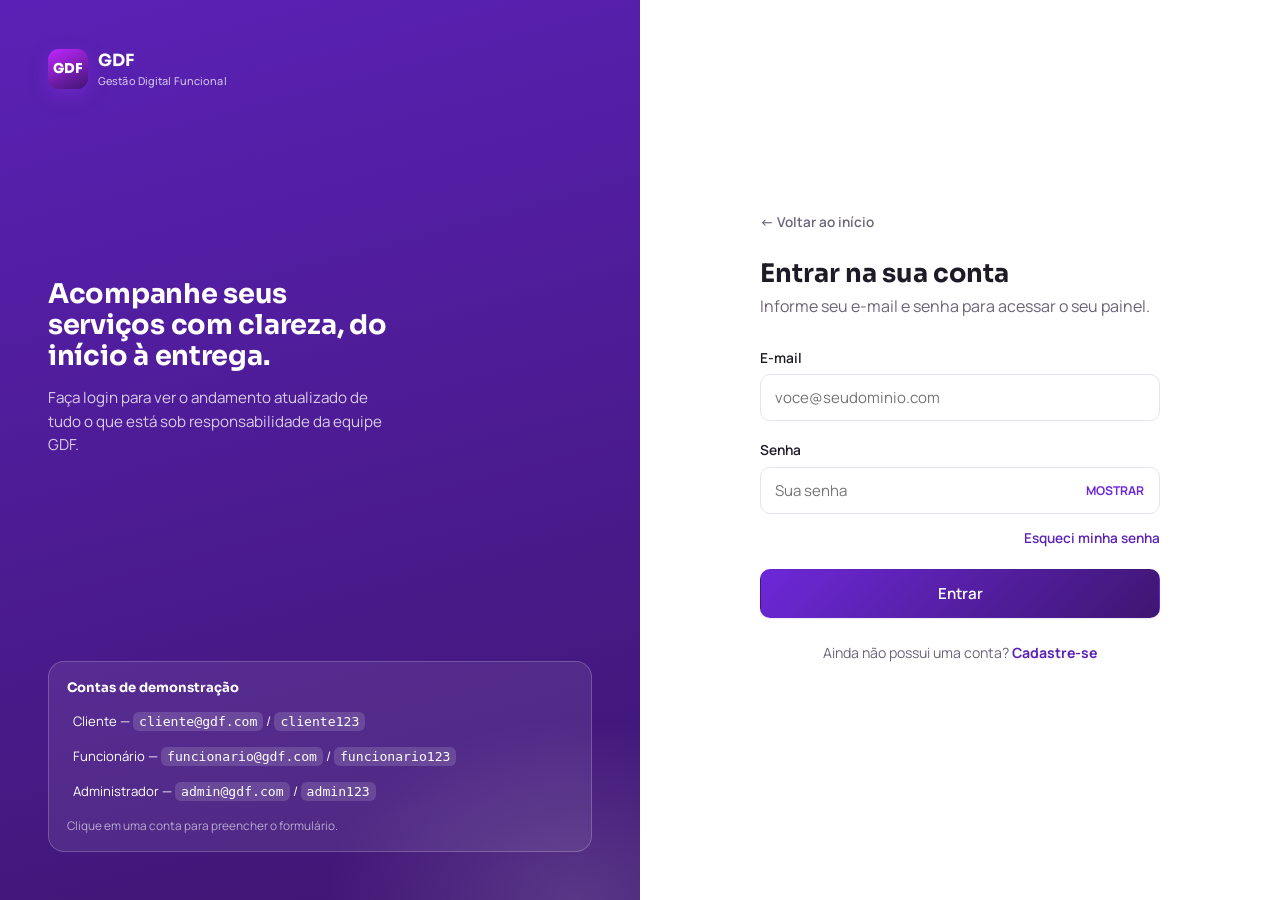
<file: login.html>
<!DOCTYPE html>
<html lang="pt-BR">
<head>
<meta charset="UTF-8">
<meta name="viewport" content="width=device-width, initial-scale=1.0">
<title>Entrar — GDF</title>
<link rel="stylesheet" href="css/style.css">
<link rel="stylesheet" href="css/login.css">
</head>
<body>

<div class="auth-page">
  <aside class="auth-side">
    <div class="brand">
      <span class="brand-mark">GDF</span>
      <span>
        <span class="brand-name">GDF</span>
        <span class="brand-sub">Gestão Digital Funcional</span>
      </span>
    </div>

    <div class="auth-quote">
      <h2>Acompanhe seus serviços com clareza, do início à entrega.</h2>
      <p>Faça login para ver o andamento atualizado de tudo o que está sob responsabilidade da equipe GDF.</p>
    </div>

    <div class="auth-demo">
      <strong>Contas de demonstração</strong>
      <ul>
        <li data-demo-email="cliente@gdf.com" data-demo-senha="cliente123" style="cursor:pointer;">Cliente — <code>cliente@gdf.com</code> / <code>cliente123</code></li>
        <li data-demo-email="funcionario@gdf.com" data-demo-senha="funcionario123" style="cursor:pointer;">Funcionário — <code>funcionario@gdf.com</code> / <code>funcionario123</code></li>
        <li data-demo-email="admin@gdf.com" data-demo-senha="admin123" style="cursor:pointer;">Administrador — <code>admin@gdf.com</code> / <code>admin123</code></li>
      </ul>
      <p style="margin:10px 0 0; font-size:.74rem; color:rgba(255,255,255,.6);">Clique em uma conta para preencher o formulário.</p>
    </div>
  </aside>

  <main class="auth-main">
    <div class="auth-card">
      <a href="index.html" class="back-link">← Voltar ao início</a>
      <h1>Entrar na sua conta</h1>
      <p>Informe seu e-mail e senha para acessar o seu painel.</p>

      <form id="form-login" novalidate>
        <div class="field" id="campo-email">
          <label for="email">E-mail</label>
          <input class="input" type="email" id="email" name="email" placeholder="voce@seudominio.com" required>
          <div class="error-msg">Informe um e-mail válido.</div>
        </div>

        <div class="field" id="campo-senha">
          <label for="senha">Senha</label>
          <div class="password-field">
            <input class="input" type="password" id="senha" name="senha" placeholder="Sua senha" required>
            <button type="button" class="toggle-pass" id="toggle-senha">MOSTRAR</button>
          </div>
          <div class="error-msg">Informe sua senha.</div>
        </div>

        <div class="field-row-between">
          <span></span>
          <a href="#" id="link-esqueci">Esqueci minha senha</a>
        </div>

        <button type="submit" class="btn btn-primary btn-block">Entrar</button>
      </form>

      <p class="auth-foot">Ainda não possui uma conta? <a href="cadastro.html">Cadastre-se</a></p>
    </div>
  </main>
</div>

<script src="js/auth.js"></script>
<script>
  document.addEventListener('DOMContentLoaded', () => {
    // se já estiver logado, manda direto para o painel
    const sessaoAtual = getSessao();
    if (sessaoAtual) {
      window.location.href = REDIRECT_POR_TIPO[sessaoAtual.tipo] || 'login.html';
      return;
    }

    const form = $('#form-login');
    const campoEmail = $('#campo-email');
    const campoSenha = $('#campo-senha');

    $('#toggle-senha').addEventListener('click', () => {
      const input = $('#senha');
      const mostrando = input.type === 'text';
      input.type = mostrando ? 'password' : 'text';
      $('#toggle-senha').textContent = mostrando ? 'MOSTRAR' : 'OCULTAR';
    });

    $('#link-esqueci').addEventListener('click', (e) => {
      e.preventDefault();
      mostrarToast('Entre em contato com a equipe GDF para redefinir sua senha.', 'info');
    });

    $all('[data-demo-email]').forEach(item => {
      item.addEventListener('click', () => {
        $('#email').value = item.getAttribute('data-demo-email');
        $('#senha').value = item.getAttribute('data-demo-senha');
        campoEmail.classList.remove('has-error');
        campoSenha.classList.remove('has-error');
        mostrarToast('Dados preenchidos. Clique em Entrar.', 'info');
      });
    });

    form.addEventListener('submit', (e) => {
      e.preventDefault();
      campoEmail.classList.remove('has-error');
      campoSenha.classList.remove('has-error');

      const email = $('#email').value.trim();
      const senha = $('#senha').value;

      if (!validarEmail(email)) { campoEmail.classList.add('has-error'); return; }
      if (!senha) { campoSenha.classList.add('has-error'); return; }

      const resultado = login(email, senha);
      if (!resultado.sucesso) {
        mostrarToast(resultado.mensagem, 'error');
        campoSenha.classList.add('has-error');
        return;
      }

      mostrarToast('Login realizado com sucesso!', 'success');
      setTimeout(() => {
        window.location.href = REDIRECT_POR_TIPO[resultado.usuario.tipo] || 'index.html';
      }, 500);
    });
  });
</script>
</body>
</html>
</file>
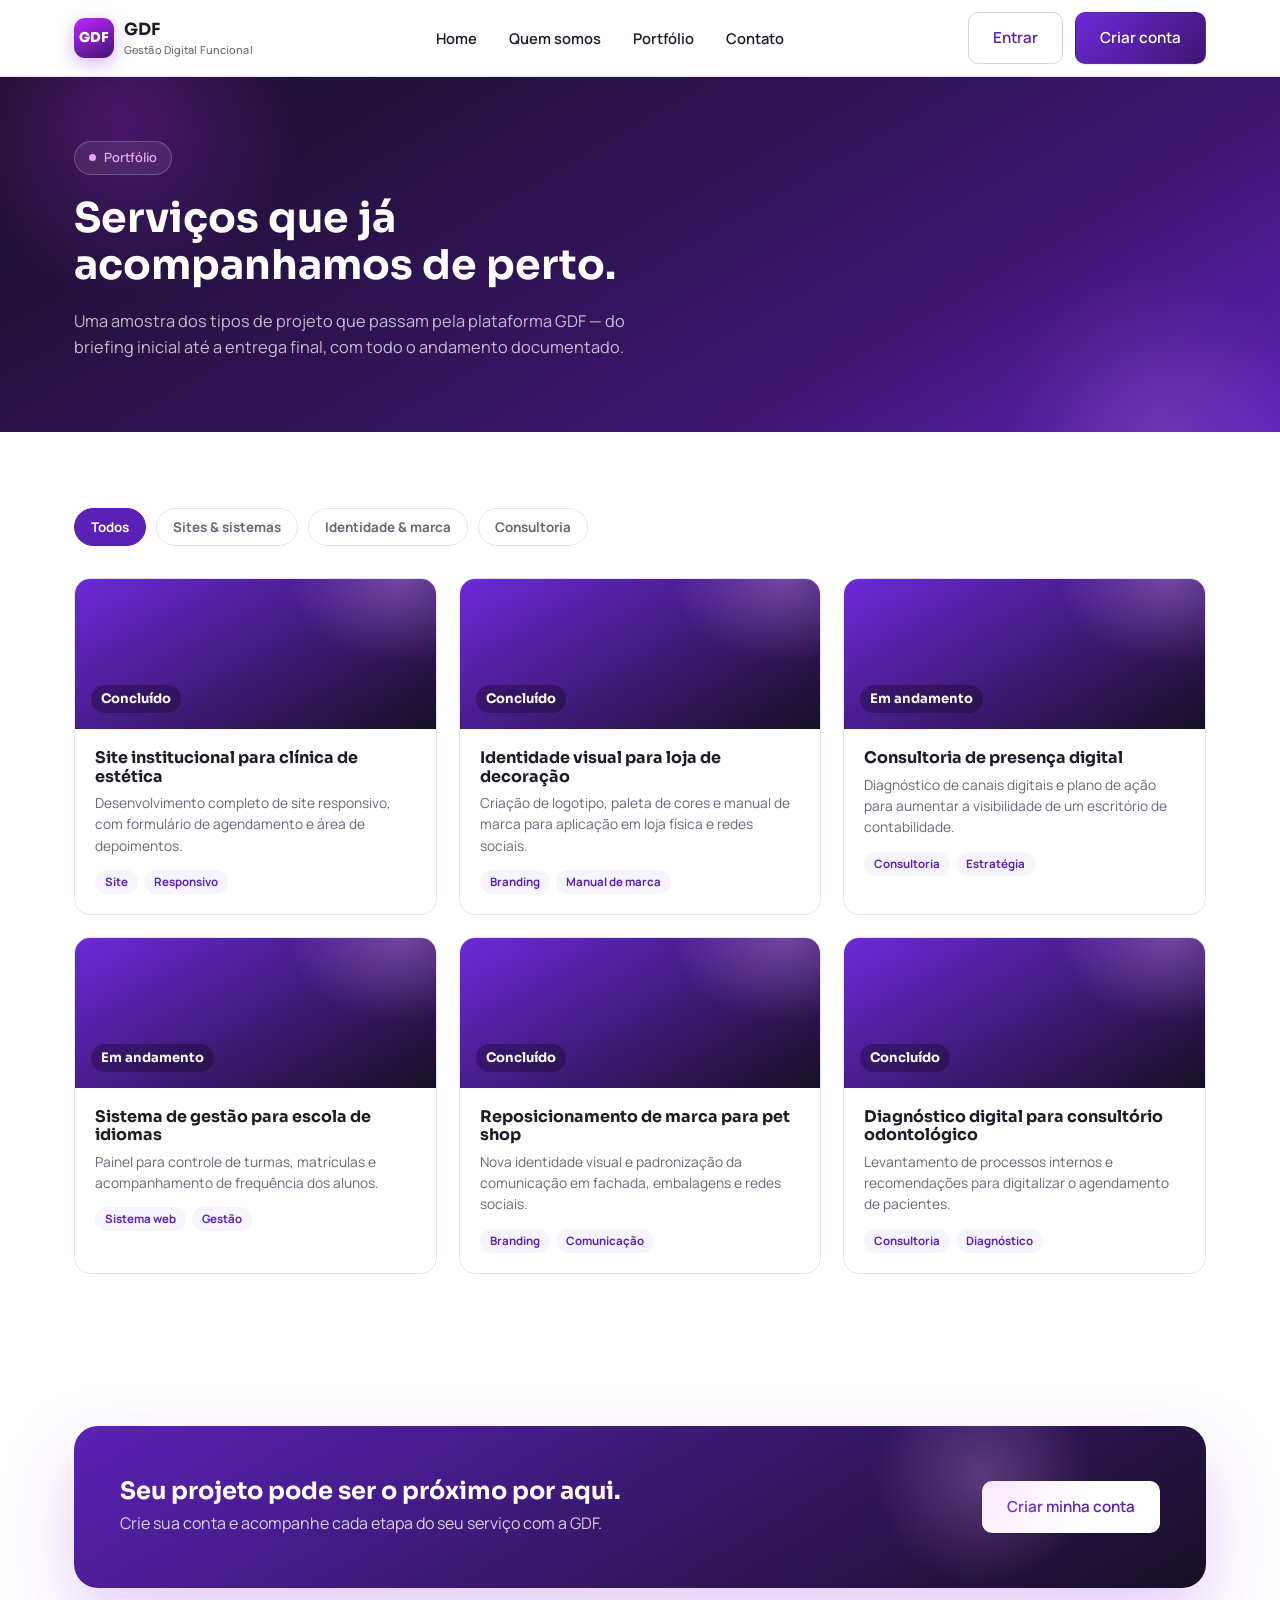
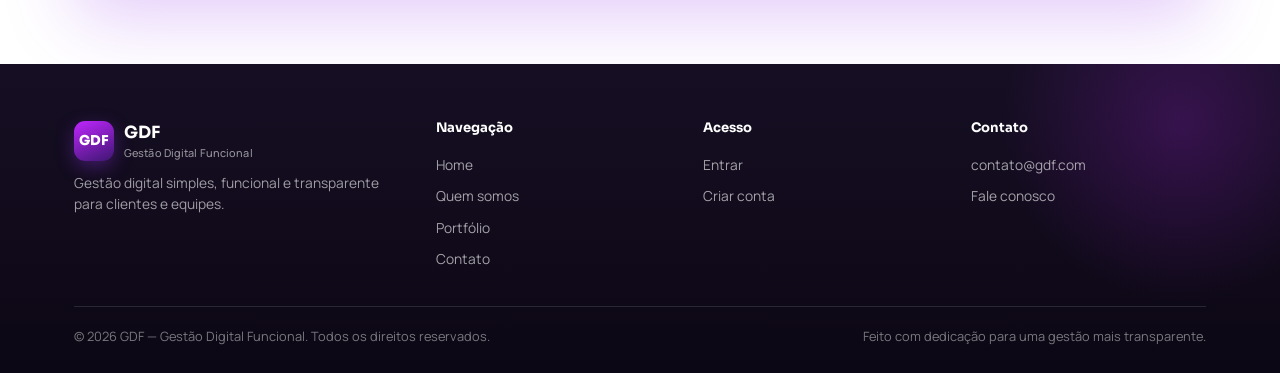
<file: portfolio.html>
<!DOCTYPE html>
<html lang="pt-BR">
<head>
<meta charset="UTF-8">
<meta name="viewport" content="width=device-width, initial-scale=1.0">
<title>Portfólio — GDF</title>
<link rel="stylesheet" href="css/style.css">
<link rel="stylesheet" href="css/pages.css">
</head>
<body>

<header class="site-header">
  <div class="container">
    <a href="index.html" class="brand">
      <span class="brand-mark">GDF</span>
      <span>
        <span class="brand-name">GDF</span>
        <span class="brand-sub">Gestão Digital Funcional</span>
      </span>
    </a>

    <nav class="main-nav" id="main-nav">
      <a href="index.html">Home</a>
      <a href="quem-somos.html">Quem somos</a>
      <a href="portfolio.html">Portfólio</a>
      <a href="contato.html">Contato</a>
    </nav>

    <div class="header-actions">
      <a href="login.html" class="btn btn-ghost" data-auth-link>Entrar</a>
      <a href="cadastro.html" class="btn btn-primary">Criar conta</a>
      <button class="nav-toggle" aria-label="Abrir menu"><span></span></button>
    </div>
  </div>
</header>

<main>
  <section class="page-hero">
    <div class="container">
      <span class="eyebrow-tag">Portfólio</span>
      <h1>Serviços que já acompanhamos de perto.</h1>
      <p>Uma amostra dos tipos de projeto que passam pela plataforma GDF — do briefing inicial até a entrega final, com todo o andamento documentado.</p>
    </div>
  </section>

  <section class="section">
    <div class="container">
      <div class="portfolio-filters">
        <button class="pf-filter active" data-filtro="todos">Todos</button>
        <button class="pf-filter" data-filtro="web">Sites &amp; sistemas</button>
        <button class="pf-filter" data-filtro="marca">Identidade &amp; marca</button>
        <button class="pf-filter" data-filtro="consultoria">Consultoria</button>
      </div>

      <div class="portfolio-grid" id="portfolio-grid">
        <div class="portfolio-card" data-categoria="web">
          <div class="pf-thumb"><span>Concluído</span></div>
          <div class="pf-body">
            <h3>Site institucional para clínica de estética</h3>
            <p>Desenvolvimento completo de site responsivo, com formulário de agendamento e área de depoimentos.</p>
            <div class="pf-tags"><span>Site</span><span>Responsivo</span></div>
          </div>
        </div>

        <div class="portfolio-card" data-categoria="marca">
          <div class="pf-thumb"><span>Concluído</span></div>
          <div class="pf-body">
            <h3>Identidade visual para loja de decoração</h3>
            <p>Criação de logotipo, paleta de cores e manual de marca para aplicação em loja física e redes sociais.</p>
            <div class="pf-tags"><span>Branding</span><span>Manual de marca</span></div>
          </div>
        </div>

        <div class="portfolio-card" data-categoria="consultoria">
          <div class="pf-thumb"><span>Em andamento</span></div>
          <div class="pf-body">
            <h3>Consultoria de presença digital</h3>
            <p>Diagnóstico de canais digitais e plano de ação para aumentar a visibilidade de um escritório de contabilidade.</p>
            <div class="pf-tags"><span>Consultoria</span><span>Estratégia</span></div>
          </div>
        </div>

        <div class="portfolio-card" data-categoria="web">
          <div class="pf-thumb"><span>Em andamento</span></div>
          <div class="pf-body">
            <h3>Sistema de gestão para escola de idiomas</h3>
            <p>Painel para controle de turmas, matrículas e acompanhamento de frequência dos alunos.</p>
            <div class="pf-tags"><span>Sistema web</span><span>Gestão</span></div>
          </div>
        </div>

        <div class="portfolio-card" data-categoria="marca">
          <div class="pf-thumb"><span>Concluído</span></div>
          <div class="pf-body">
            <h3>Reposicionamento de marca para pet shop</h3>
            <p>Nova identidade visual e padronização da comunicação em fachada, embalagens e redes sociais.</p>
            <div class="pf-tags"><span>Branding</span><span>Comunicação</span></div>
          </div>
        </div>

        <div class="portfolio-card" data-categoria="consultoria">
          <div class="pf-thumb"><span>Concluído</span></div>
          <div class="pf-body">
            <h3>Diagnóstico digital para consultório odontológico</h3>
            <p>Levantamento de processos internos e recomendações para digitalizar o agendamento de pacientes.</p>
            <div class="pf-tags"><span>Consultoria</span><span>Diagnóstico</span></div>
          </div>
        </div>
      </div>
    </div>
  </section>

  <section class="section">
    <div class="container">
      <div class="cta-final">
        <div>
          <h2>Seu projeto pode ser o próximo por aqui.</h2>
          <p>Crie sua conta e acompanhe cada etapa do seu serviço com a GDF.</p>
        </div>
        <a href="cadastro.html" class="btn btn-primary" style="background:#fff; color:var(--purple-700);">Criar minha conta</a>
      </div>
    </div>
  </section>
</main>

<footer class="site-footer">
  <div class="container">
    <div class="footer-grid">
      <div class="footer-brand">
        <div class="brand">
          <span class="brand-mark">GDF</span>
          <span>
            <span class="brand-name">GDF</span>
            <span class="brand-sub">Gestão Digital Funcional</span>
          </span>
        </div>
        <p>Gestão digital simples, funcional e transparente para clientes e equipes.</p>
      </div>
      <div class="footer-col">
        <h4>Navegação</h4>
        <a href="index.html">Home</a>
        <a href="quem-somos.html">Quem somos</a>
        <a href="portfolio.html">Portfólio</a>
        <a href="contato.html">Contato</a>
      </div>
      <div class="footer-col">
        <h4>Acesso</h4>
        <a href="login.html">Entrar</a>
        <a href="cadastro.html">Criar conta</a>
      </div>
      <div class="footer-col">
        <h4>Contato</h4>
        <a href="mailto:contato@gdf.com">contato@gdf.com</a>
        <a href="contato.html">Fale conosco</a>
      </div>
    </div>
    <div class="footer-bottom">
      <span>© <span id="ano-atual"></span> GDF — Gestão Digital Funcional. Todos os direitos reservados.</span>
      <span>Feito com dedicação para uma gestão mais transparente.</span>
    </div>
  </div>
</footer>

<script src="js/auth.js"></script>
<script src="js/script.js"></script>
<script>
  document.addEventListener('DOMContentLoaded', () => {
    const botoes = $all('.pf-filter');
    const cards = $all('.portfolio-card');
    botoes.forEach(btn => {
      btn.addEventListener('click', () => {
        botoes.forEach(b => b.classList.remove('active'));
        btn.classList.add('active');
        const filtro = btn.getAttribute('data-filtro');
        cards.forEach(card => {
          const mostrar = filtro === 'todos' || card.getAttribute('data-categoria') === filtro;
          card.style.display = mostrar ? '' : 'none';
        });
      });
    });
  });
</script>
</body>
</html>
</file>
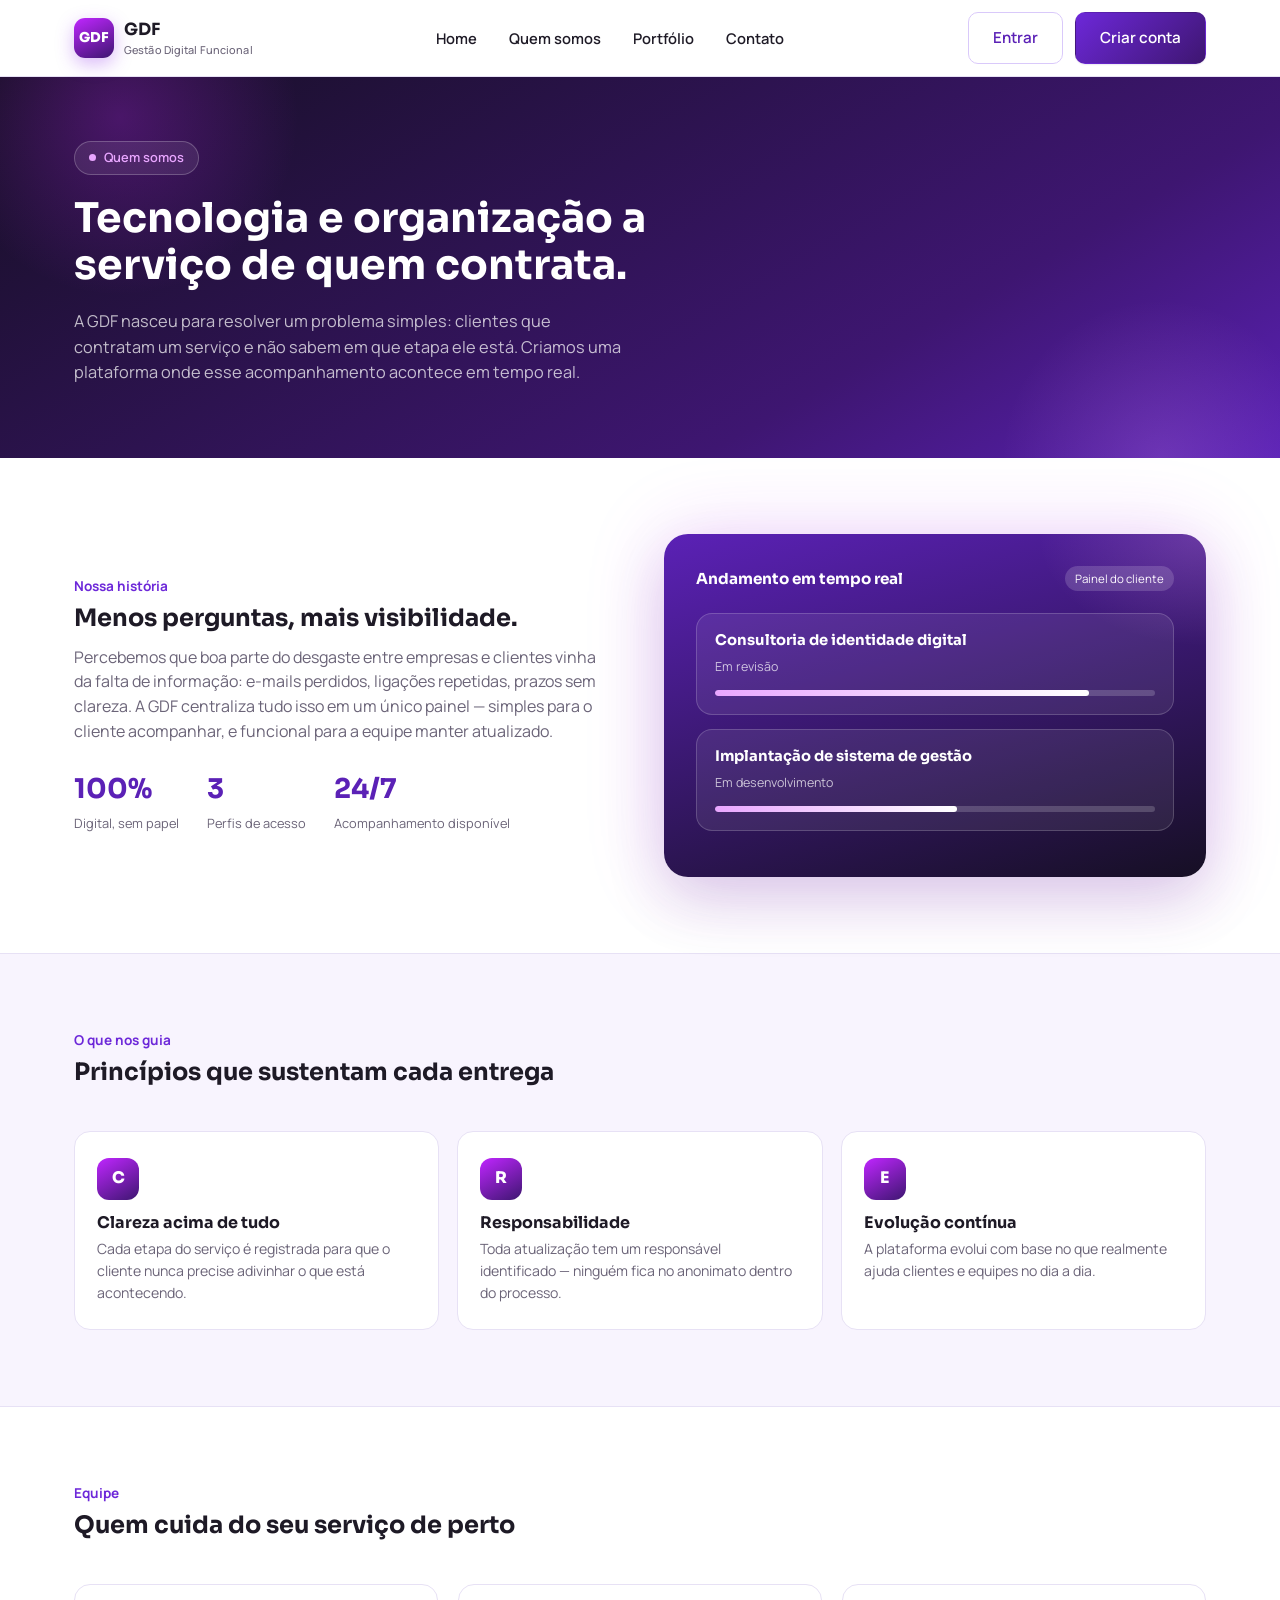
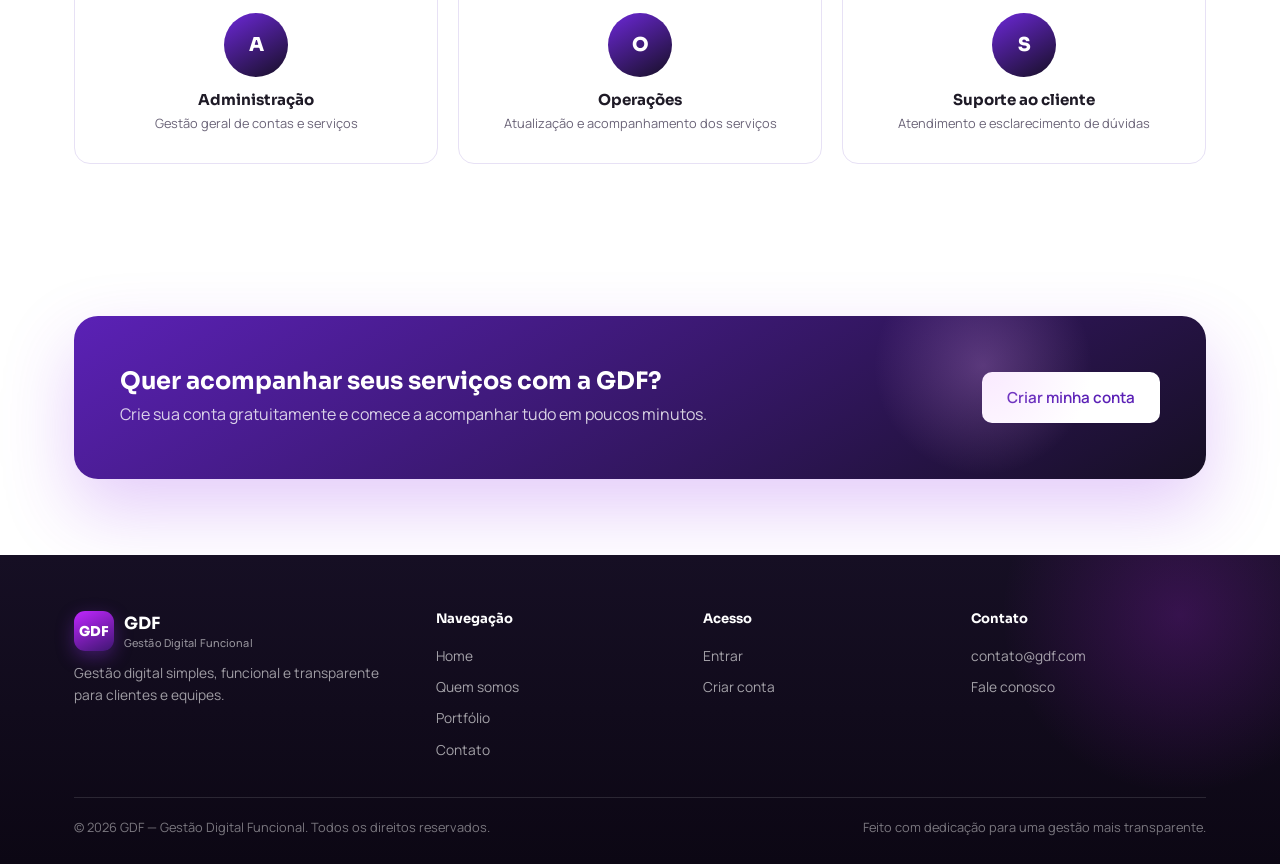
<file: quem-somos.html>
<!DOCTYPE html>
<html lang="pt-BR">
<head>
<meta charset="UTF-8">
<meta name="viewport" content="width=device-width, initial-scale=1.0">
<title>Quem somos — GDF</title>
<link rel="stylesheet" href="css/style.css">
<link rel="stylesheet" href="css/pages.css">
</head>
<body>

<header class="site-header">
  <div class="container">
    <a href="index.html" class="brand">
      <span class="brand-mark">GDF</span>
      <span>
        <span class="brand-name">GDF</span>
        <span class="brand-sub">Gestão Digital Funcional</span>
      </span>
    </a>

    <nav class="main-nav" id="main-nav">
      <a href="index.html">Home</a>
      <a href="quem-somos.html">Quem somos</a>
      <a href="portfolio.html">Portfólio</a>
      <a href="contato.html">Contato</a>
    </nav>

    <div class="header-actions">
      <a href="login.html" class="btn btn-ghost" data-auth-link>Entrar</a>
      <a href="cadastro.html" class="btn btn-primary">Criar conta</a>
      <button class="nav-toggle" aria-label="Abrir menu"><span></span></button>
    </div>
  </div>
</header>

<main>
  <section class="page-hero">
    <div class="container">
      <span class="eyebrow-tag">Quem somos</span>
      <h1>Tecnologia e organização a serviço de quem contrata.</h1>
      <p>A GDF nasceu para resolver um problema simples: clientes que contratam um serviço e não sabem em que etapa ele está. Criamos uma plataforma onde esse acompanhamento acontece em tempo real.</p>
    </div>
  </section>

  <section class="section">
    <div class="container story-grid">
      <div>
        <span class="kicker">Nossa história</span>
        <h2>Menos perguntas, mais visibilidade.</h2>
        <p>Percebemos que boa parte do desgaste entre empresas e clientes vinha da falta de informação: e-mails perdidos, ligações repetidas, prazos sem clareza. A GDF centraliza tudo isso em um único painel — simples para o cliente acompanhar, e funcional para a equipe manter atualizado.</p>
        <div class="num-highlight">
          <div><strong>100%</strong><span>Digital, sem papel</span></div>
          <div><strong>3</strong><span>Perfis de acesso</span></div>
          <div><strong>24/7</strong><span>Acompanhamento disponível</span></div>
        </div>
      </div>
      <div class="hero-panel" style="margin:0;">
        <div class="hp-row">
          <span class="hp-title">Andamento em tempo real</span>
          <span class="hp-badge">Painel do cliente</span>
        </div>
        <div class="hp-service">
          <h4>Consultoria de identidade digital</h4>
          <span>Em revisão</span>
          <div class="hp-bar"><i style="width:85%"></i></div>
        </div>
        <div class="hp-service">
          <h4>Implantação de sistema de gestão</h4>
          <span>Em desenvolvimento</span>
          <div class="hp-bar"><i style="width:55%"></i></div>
        </div>
      </div>
    </div>
  </section>

  <section class="section benefits">
    <div class="container">
      <div class="section-head">
        <span class="kicker">O que nos guia</span>
        <h2>Princípios que sustentam cada entrega</h2>
      </div>
      <div class="values-grid">
        <div class="value-card">
          <div class="v-ico">C</div>
          <h3>Clareza acima de tudo</h3>
          <p>Cada etapa do serviço é registrada para que o cliente nunca precise adivinhar o que está acontecendo.</p>
        </div>
        <div class="value-card">
          <div class="v-ico">R</div>
          <h3>Responsabilidade</h3>
          <p>Toda atualização tem um responsável identificado — ninguém fica no anonimato dentro do processo.</p>
        </div>
        <div class="value-card">
          <div class="v-ico">E</div>
          <h3>Evolução contínua</h3>
          <p>A plataforma evolui com base no que realmente ajuda clientes e equipes no dia a dia.</p>
        </div>
      </div>
    </div>
  </section>

  <section class="section">
    <div class="container">
      <div class="section-head">
        <span class="kicker">Equipe</span>
        <h2>Quem cuida do seu serviço de perto</h2>
      </div>
      <div class="team-grid">
        <div class="team-card">
          <div class="team-avatar">A</div>
          <h4>Administração</h4>
          <span>Gestão geral de contas e serviços</span>
        </div>
        <div class="team-card">
          <div class="team-avatar">O</div>
          <h4>Operações</h4>
          <span>Atualização e acompanhamento dos serviços</span>
        </div>
        <div class="team-card">
          <div class="team-avatar">S</div>
          <h4>Suporte ao cliente</h4>
          <span>Atendimento e esclarecimento de dúvidas</span>
        </div>
      </div>
    </div>
  </section>

  <section class="section">
    <div class="container">
      <div class="cta-final">
        <div>
          <h2>Quer acompanhar seus serviços com a GDF?</h2>
          <p>Crie sua conta gratuitamente e comece a acompanhar tudo em poucos minutos.</p>
        </div>
        <a href="cadastro.html" class="btn btn-primary" style="background:#fff; color:var(--purple-700);">Criar minha conta</a>
      </div>
    </div>
  </section>
</main>

<footer class="site-footer">
  <div class="container">
    <div class="footer-grid">
      <div class="footer-brand">
        <div class="brand">
          <span class="brand-mark">GDF</span>
          <span>
            <span class="brand-name">GDF</span>
            <span class="brand-sub">Gestão Digital Funcional</span>
          </span>
        </div>
        <p>Gestão digital simples, funcional e transparente para clientes e equipes.</p>
      </div>
      <div class="footer-col">
        <h4>Navegação</h4>
        <a href="index.html">Home</a>
        <a href="quem-somos.html">Quem somos</a>
        <a href="portfolio.html">Portfólio</a>
        <a href="contato.html">Contato</a>
      </div>
      <div class="footer-col">
        <h4>Acesso</h4>
        <a href="login.html">Entrar</a>
        <a href="cadastro.html">Criar conta</a>
      </div>
      <div class="footer-col">
        <h4>Contato</h4>
        <a href="mailto:contato@gdf.com">contato@gdf.com</a>
        <a href="contato.html">Fale conosco</a>
      </div>
    </div>
    <div class="footer-bottom">
      <span>© <span id="ano-atual"></span> GDF — Gestão Digital Funcional. Todos os direitos reservados.</span>
      <span>Feito com dedicação para uma gestão mais transparente.</span>
    </div>
  </div>
</footer>

<script src="js/auth.js"></script>
<script src="js/script.js"></script>
</body>
</html>
</file>
<file: css/style.css>
/* ============================================================
   GDF — Gestão Digital Funcional
   style.css — estilos globais e página institucional
   ============================================================ */

@import url('https://fonts.googleapis.com/css2?family=Sora:wght@500;600;700;800&family=Manrope:wght@400;500;600;700&display=swap');

:root{
  /* cor */
  --purple-900:#3E1671;
  --purple-700:#5B21B6;
  --purple-600:#6D28D9;
  --purple-500:#7C3AED;
  --purple-200:#D9C9FA;
  --purple-100:#EEE5FD;
  --purple-50:#F8F4FE;
  --neon:#C026FF;
  --neon-soft:#E9A6FF;

  --ink:#1E1A26;
  --black:#0C0714;
  --black-soft:#160F24;
  --muted:#6B6478;
  --line:#E7E1F5;
  --line-dark:rgba(255,255,255,.12);
  --white:#FFFFFF;

  --ok:#1B8A5A;
  --ok-bg:#E6F6EE;
  --warn:#B7791F;
  --warn-bg:#FBF0DD;
  --bad:#C23B3B;
  --bad-bg:#FBE7E7;
  --info:#5B21B6;
  --info-bg:#EEE5FD;

  --radius-s:10px;
  --radius-m:16px;
  --radius-l:24px;

  --shadow-s: 0 1px 2px rgba(62,22,113,.06), 0 1px 1px rgba(62,22,113,.04);
  --shadow-m: 0 10px 30px rgba(62,22,113,.10);
  --shadow-l: 0 24px 60px rgba(62,22,113,.16);
  --glow: 0 0 0 1px rgba(192,38,255,.25), 0 14px 40px rgba(147,51,234,.35);

  --font-head: 'Sora', 'Segoe UI', sans-serif;
  --font-body: 'Manrope', 'Segoe UI', sans-serif;
}

*,*::before,*::after{ box-sizing:border-box; }
html{ scroll-behavior:smooth; }
body{
  margin:0;
  font-family:var(--font-body);
  color:var(--ink);
  background:var(--white);
  line-height:1.55;
  -webkit-font-smoothing:antialiased;
}
h1,h2,h3,h4{
  font-family:var(--font-head);
  margin:0 0 .5em;
  line-height:1.15;
  color:var(--ink);
  font-weight:700;
}
p{ margin:0 0 1em; color:var(--muted); max-width:62ch; }
a{ color:inherit; text-decoration:none; }
ul{ margin:0; padding:0; list-style:none; }
img{ max-width:100%; display:block; }
button{ font-family:inherit; cursor:pointer; }
input,select,textarea{ font-family:inherit; }

:focus-visible{
  outline:3px solid var(--purple-500);
  outline-offset:2px;
}

.container{
  width:100%;
  max-width:1180px;
  margin:0 auto;
  padding:0 24px;
}

/* ---------- botões ---------- */
.btn{
  display:inline-flex;
  align-items:center;
  justify-content:center;
  gap:.5em;
  padding:13px 24px;
  border-radius:var(--radius-s);
  font-weight:600;
  font-size:.95rem;
  border:1px solid transparent;
  transition:transform .15s ease, box-shadow .15s ease, background-color .15s ease, border-color .15s ease;
  white-space:nowrap;
}
.btn:active{ transform:translateY(1px); }
.btn-primary{
  background:linear-gradient(135deg,var(--purple-600),var(--purple-900));
  color:var(--white);
  box-shadow:var(--shadow-s);
}
.btn-primary:hover{ box-shadow:var(--glow); transform:translateY(-1px); }
.btn-ghost{
  background:transparent;
  color:var(--purple-700);
  border-color:var(--purple-200);
}
.btn-ghost:hover{ background:var(--purple-50); border-color:var(--purple-500); }
.btn-outline{
  background:var(--white);
  color:var(--ink);
  border-color:var(--line);
}
.btn-outline:hover{ border-color:var(--purple-500); color:var(--purple-700); }
.btn-danger{ background:var(--bad); color:var(--white); }
.btn-danger:hover{ filter:brightness(1.05); }
.btn-sm{ padding:8px 14px; font-size:.85rem; }
.btn-block{ width:100%; }
.btn[disabled]{ opacity:.55; cursor:not-allowed; }

/* ---------- header ---------- */
.site-header{
  position:sticky; top:0; z-index:40;
  background:rgba(255,255,255,.85);
  backdrop-filter:blur(10px);
  border-bottom:1px solid var(--line);
}
.site-header .container{
  display:flex; align-items:center; justify-content:space-between;
  height:76px;
}
.brand{ display:flex; align-items:center; gap:10px; }
.brand-mark{
  width:40px; height:40px; border-radius:11px;
  background:linear-gradient(155deg,var(--neon),var(--purple-900));
  color:#fff; display:flex; align-items:center; justify-content:center;
  font-family:var(--font-head); font-weight:800; font-size:.85rem; letter-spacing:.02em;
  box-shadow:0 6px 18px rgba(147,51,234,.35);
}
.brand-name{ font-family:var(--font-head); font-weight:700; font-size:1.05rem; line-height:1.1; }
.brand-sub{ display:block; font-family:var(--font-body); font-weight:500; font-size:.68rem; color:var(--muted); letter-spacing:.01em; }

.main-nav{ display:flex; align-items:center; gap:32px; }
.main-nav a{ font-weight:600; font-size:.92rem; color:var(--ink); position:relative; padding:6px 0; }
.main-nav a:hover{ color:var(--purple-700); }
.header-actions{ display:flex; align-items:center; gap:12px; }
.nav-toggle{
  display:none; width:42px; height:42px; border-radius:10px; border:1px solid var(--line);
  background:var(--white); align-items:center; justify-content:center;
}
.nav-toggle span, .nav-toggle span::before, .nav-toggle span::after{
  content:''; display:block; width:18px; height:2px; background:var(--ink); position:relative; transition:.2s;
}
.nav-toggle span::before{ position:absolute; top:-6px; }
.nav-toggle span::after{ position:absolute; top:6px; }

/* ---------- hero ---------- */
.hero{
  padding:88px 0 64px;
  background:
    radial-gradient(560px 320px at 88% -10%, var(--purple-100), transparent 70%),
    radial-gradient(420px 260px at 4% 110%, rgba(192,38,255,.08), transparent 70%),
    var(--white);
  border-bottom:1px solid var(--line);
}
.hero .container{
  display:grid; grid-template-columns:1.1fr .9fr; gap:56px; align-items:center;
}
.eyebrow-tag{
  display:inline-flex; align-items:center; gap:8px;
  padding:6px 14px; border-radius:100px; background:var(--purple-50);
  border:1px solid var(--purple-200); color:var(--purple-700);
  font-size:.8rem; font-weight:600; margin-bottom:20px;
}
.eyebrow-tag::before{ content:''; width:7px; height:7px; border-radius:50%; background:var(--purple-600); }
.hero h1{
  font-size:clamp(2.1rem, 3.6vw, 3.1rem);
  letter-spacing:-.01em;
}
.hero h1 em{ font-style:normal; color:var(--purple-600); }
.hero p.lead{ font-size:1.08rem; max-width:46ch; }
.hero-cta{ display:flex; gap:14px; margin-top:28px; flex-wrap:wrap; }

.hero-panel{
  background:linear-gradient(165deg, var(--purple-700), var(--black-soft));
  border-radius:var(--radius-l);
  padding:32px;
  color:#fff;
  box-shadow:var(--shadow-l), 0 0 80px rgba(192,38,255,.18);
  position:relative;
  overflow:hidden;
}
.hero-panel::after{
  content:''; position:absolute; inset:0;
  background:radial-gradient(240px 160px at 100% 0%, rgba(233,166,255,.22), transparent 70%);
}
.hp-row{ display:flex; align-items:center; justify-content:space-between; margin-bottom:22px; position:relative; }
.hp-title{ font-family:var(--font-head); font-weight:700; font-size:.95rem; }
.hp-badge{ font-size:.72rem; background:rgba(255,255,255,.16); padding:4px 10px; border-radius:100px; }
.hp-service{
  background:rgba(255,255,255,.08);
  border:1px solid rgba(255,255,255,.18);
  border-radius:var(--radius-m);
  padding:18px;
  margin-bottom:14px;
  position:relative;
}
.hp-service h4{ color:#fff; font-size:.92rem; margin-bottom:4px; }
.hp-service span{ font-size:.78rem; color:rgba(255,255,255,.72); }
.hp-bar{ height:6px; border-radius:100px; background:rgba(255,255,255,.18); margin-top:12px; overflow:hidden; }
.hp-bar i{ display:block; height:100%; background:linear-gradient(90deg,var(--neon-soft),#fff); border-radius:100px; }

/* ---------- seção "como funciona" ---------- */
.section{ padding:76px 0; }
.section-head{ max-width:620px; margin-bottom:44px; }
.kicker{ color:var(--purple-600); font-weight:700; font-size:.85rem; margin-bottom:8px; display:block; }

.steps-grid{
  display:grid; grid-template-columns:repeat(4,1fr); gap:20px;
}
.step-card{
  border:1px solid var(--line); border-radius:var(--radius-m);
  padding:26px 22px; background:var(--white);
  transition:border-color .2s ease, transform .2s ease, box-shadow .2s ease;
}
.step-card:hover{ border-color:var(--purple-300,var(--purple-200)); box-shadow:var(--shadow-m); transform:translateY(-3px); }
.step-num{
  font-family:var(--font-head); font-weight:800; color:var(--purple-200);
  font-size:1.8rem; margin-bottom:10px;
}
.step-card h3{ font-size:1.02rem; margin-bottom:6px; }
.step-card p{ font-size:.9rem; margin:0; }

/* ---------- benefícios ---------- */
.benefits{ background:var(--purple-50); border-top:1px solid var(--line); border-bottom:1px solid var(--line); }
.benefit-grid{ display:grid; grid-template-columns:repeat(3,1fr); gap:18px; }
.benefit-item{
  background:var(--white); border:1px solid var(--line); border-radius:var(--radius-m);
  padding:22px; display:flex; gap:14px; align-items:flex-start;
}
.benefit-ico{
  width:38px; height:38px; border-radius:10px; flex:none;
  background:var(--purple-100); color:var(--purple-700);
  display:flex; align-items:center; justify-content:center; font-weight:700;
}
.benefit-item h3{ font-size:.96rem; margin-bottom:4px; }
.benefit-item p{ font-size:.86rem; margin:0; }

/* ---------- CTA final ---------- */
.cta-final{
  background:linear-gradient(150deg,var(--purple-700),var(--black-soft));
  border-radius:var(--radius-l);
  padding:52px 46px;
  color:#fff;
  display:flex; align-items:center; justify-content:space-between; gap:24px; flex-wrap:wrap;
  box-shadow:0 30px 70px rgba(147,51,234,.25);
  position:relative;
  overflow:hidden;
}
.cta-final::before{
  content:''; position:absolute; top:-60px; right:10%; width:220px; height:220px; border-radius:50%;
  background:radial-gradient(circle, rgba(233,166,255,.25), transparent 70%);
}
.cta-final h2{ color:#fff; margin-bottom:6px; }
.cta-final p{ color:rgba(255,255,255,.8); margin:0; }

/* ---------- footer ---------- */
.site-footer{
  padding:56px 0 26px;
  background:linear-gradient(180deg,var(--black-soft),var(--black));
  color:rgba(255,255,255,.7);
  position:relative;
  overflow:hidden;
}
.site-footer::before{
  content:''; position:absolute; top:-120px; right:-80px; width:360px; height:360px; border-radius:50%;
  background:radial-gradient(circle, rgba(192,38,255,.20), transparent 70%);
}
.footer-grid{ display:grid; grid-template-columns:1.4fr 1fr 1fr 1fr; gap:32px; padding-bottom:32px; position:relative; }
.footer-brand p{ font-size:.86rem; margin-top:10px; color:rgba(255,255,255,.6); }
.site-footer .brand-name{ color:#fff; }
.site-footer .brand-sub{ color:rgba(255,255,255,.55); }
.footer-col h4{ font-size:.82rem; text-transform:none; color:#fff; margin-bottom:14px; }
.footer-col a{ display:block; font-size:.86rem; color:rgba(255,255,255,.62); padding:5px 0; }
.footer-col a:hover{ color:var(--neon-soft); }
.footer-bottom{
  border-top:1px solid var(--line-dark); padding-top:20px; position:relative;
  display:flex; justify-content:space-between; font-size:.8rem; color:rgba(255,255,255,.45); flex-wrap:wrap; gap:10px;
}

/* ---------- toasts ---------- */
.toast-wrap{
  position:fixed; right:20px; bottom:20px; z-index:200;
  display:flex; flex-direction:column; gap:10px; max-width:340px;
}
.toast{
  background:var(--ink); color:#fff; padding:13px 16px; border-radius:var(--radius-s);
  font-size:.88rem; font-weight:500; box-shadow:var(--shadow-l);
  display:flex; align-items:center; gap:10px;
  animation:toast-in .25s ease;
}
.toast.success{ background:#17643F; }
.toast.error{ background:#7A2323; }
.toast.info{ background:var(--purple-700); }
@keyframes toast-in{ from{ opacity:0; transform:translateY(10px); } to{ opacity:1; transform:translateY(0);} }

/* ---------- modal base ---------- */
.modal-overlay{
  position:fixed; inset:0; background:rgba(30,20,40,.45);
  display:none; align-items:center; justify-content:center; z-index:150; padding:20px;
}
.modal-overlay.open{ display:flex; }
.modal-box{
  background:#fff; border-radius:var(--radius-m); width:100%; max-width:480px;
  box-shadow:var(--shadow-l); max-height:88vh; overflow-y:auto;
  animation:modal-in .18s ease;
}
@keyframes modal-in{ from{ opacity:0; transform:translateY(8px) scale(.98);} to{ opacity:1; transform:translateY(0) scale(1);} }
.modal-head{ display:flex; align-items:center; justify-content:space-between; padding:20px 22px; border-bottom:1px solid var(--line); }
.modal-head h3{ margin:0; font-size:1.05rem; }
.modal-close{ background:none; border:none; font-size:1.2rem; color:var(--muted); line-height:1; padding:4px; }
.modal-close:hover{ color:var(--ink); }
.modal-body{ padding:22px; }
.modal-foot{ padding:16px 22px; border-top:1px solid var(--line); display:flex; justify-content:flex-end; gap:10px; }

/* ---------- utilitários ---------- */
.badge{ display:inline-flex; align-items:center; gap:6px; padding:4px 11px; border-radius:100px; font-size:.76rem; font-weight:700; }
.badge::before{ content:''; width:6px; height:6px; border-radius:50%; background:currentColor; }
.badge.st-aguardando{ background:#EEE; color:#68636F; }
.badge.st-recebido{ background:var(--info-bg); color:var(--info); }
.badge.st-em_analise{ background:#FDF0DD; color:#9A6512; }
.badge.st-em_desenvolvimento{ background:var(--purple-100); color:var(--purple-700); }
.badge.st-em_revisao{ background:#FDECC8; color:#A65E00; }
.badge.st-concluido{ background:var(--ok-bg); color:var(--ok); }
.badge.st-cancelado{ background:var(--bad-bg); color:var(--bad); }

.empty-state{
  text-align:center; padding:48px 20px; color:var(--muted); border:1px dashed var(--line); border-radius:var(--radius-m);
}
.empty-state h4{ color:var(--ink); margin-bottom:6px; }

.hidden{ display:none !important; }

/* ---------- responsivo ---------- */
@media (max-width: 960px){
  .hero .container{ grid-template-columns:1fr; }
  .steps-grid{ grid-template-columns:repeat(2,1fr); }
  .benefit-grid{ grid-template-columns:repeat(2,1fr); }
  .footer-grid{ grid-template-columns:1fr 1fr; }
}
@media (max-width: 720px){
  .main-nav{
    position:fixed; top:76px; left:0; right:0; bottom:0;
    background:#fff; flex-direction:column; align-items:flex-start; gap:0;
    padding:10px 24px; transform:translateY(-8px); opacity:0; pointer-events:none;
    transition:.18s ease; border-top:1px solid var(--line);
  }
  .main-nav.open{ transform:translateY(0); opacity:1; pointer-events:auto; }
  .main-nav a{ width:100%; padding:14px 0; border-bottom:1px solid var(--line); }
  .nav-toggle{ display:flex; }
  .header-actions .btn-ghost{ display:none; }
  .steps-grid{ grid-template-columns:1fr; }
  .benefit-grid{ grid-template-columns:1fr; }
  .footer-grid{ grid-template-columns:1fr 1fr; }
  .cta-final{ flex-direction:column; align-items:flex-start; padding:36px 26px; }
}
</file>
<file: css/dashboard.css>
/* ============================================================
   GDF — dashboard.css
   Estilos dos painéis: cliente, funcionário e administrador
   ============================================================ */

.app-shell{
  display:grid;
  grid-template-columns:256px 1fr;
  min-height:100vh;
  background:var(--purple-50);
}

/* ---------- sidebar ---------- */
.sidebar{
  background:linear-gradient(180deg,var(--purple-700),var(--purple-900));
  color:#fff;
  padding:26px 18px;
  display:flex; flex-direction:column;
  position:sticky; top:0; height:100vh;
}
.sidebar .brand{ padding:0 6px 26px; }
.sidebar .brand-name, .sidebar .brand-sub{ color:#fff; }
.sidebar .brand-sub{ color:rgba(255,255,255,.68); }

.side-user{
  display:flex; align-items:center; gap:10px;
  background:rgba(255,255,255,.08); border:1px solid rgba(255,255,255,.16);
  border-radius:var(--radius-s); padding:10px 12px; margin-bottom:22px;
}
.side-user .avatar{
  width:34px; height:34px; border-radius:50%; background:rgba(255,255,255,.18);
  display:flex; align-items:center; justify-content:center; font-weight:700; font-size:.82rem; flex:none;
}
.side-user .u-name{ font-size:.84rem; font-weight:700; line-height:1.2; }
.side-user .u-role{ font-size:.7rem; color:rgba(255,255,255,.66); text-transform:capitalize; }

.side-nav{ display:flex; flex-direction:column; gap:4px; flex:1; }
.side-nav a, .side-nav button{
  display:flex; align-items:center; gap:11px;
  padding:11px 12px; border-radius:10px;
  font-size:.88rem; font-weight:600; color:rgba(255,255,255,.78);
  background:none; border:none; text-align:left; width:100%;
  transition:.15s ease;
}
.side-nav a .ico, .side-nav button .ico{
  width:18px; height:18px; display:inline-flex; align-items:center; justify-content:center;
  font-size:.9rem;
}
.side-nav a:hover, .side-nav button:hover{ background:rgba(255,255,255,.08); color:#fff; }
.side-nav a.active{ background:#fff; color:var(--purple-700); }
.side-logout{ margin-top:auto; border-top:1px solid rgba(255,255,255,.14); padding-top:14px; }

/* ---------- main área ---------- */
.dash-main{ padding:32px 36px 60px; min-width:0; }
.dash-topbar{
  display:flex; align-items:center; justify-content:space-between; margin-bottom:28px; gap:16px; flex-wrap:wrap;
}
.dash-topbar h1{ font-size:1.5rem; margin-bottom:2px; }
.dash-topbar .sub{ color:var(--muted); font-size:.9rem; }
.mobile-menu-btn{
  display:none; width:40px; height:40px; border-radius:10px; border:1px solid var(--line);
  background:#fff; align-items:center; justify-content:center; font-weight:700;
}

.stat-grid{ display:grid; grid-template-columns:repeat(4,1fr); gap:16px; margin-bottom:32px; }
.stat-card{
  background:#fff; border:1px solid var(--line); border-radius:var(--radius-m);
  padding:20px; box-shadow:var(--shadow-s);
}
.stat-card .stat-label{ font-size:.8rem; color:var(--muted); font-weight:600; margin-bottom:8px; }
.stat-card .stat-value{ font-family:var(--font-head); font-size:1.7rem; font-weight:700; }
.stat-card .stat-value small{ font-size:.9rem; color:var(--muted); font-weight:500; }

.panel{
  background:#fff; border:1px solid var(--line); border-radius:var(--radius-m);
  box-shadow:var(--shadow-s); margin-bottom:24px;
}
.panel-head{
  display:flex; align-items:center; justify-content:space-between; gap:14px; flex-wrap:wrap;
  padding:18px 22px; border-bottom:1px solid var(--line);
}
.panel-head h3{ font-size:1.02rem; margin:0; }
.panel-body{ padding:22px; }
.panel-body.no-pad{ padding:0; }

.toolbar{ display:flex; gap:10px; flex-wrap:wrap; align-items:center; }
.search-box{ position:relative; }
.search-box input{
  padding:9px 12px 9px 34px; border:1px solid var(--line); border-radius:var(--radius-s);
  font-size:.86rem; width:220px;
}
.search-box::before{
  content:'⌕'; position:absolute; left:11px; top:50%; transform:translateY(-50%);
  color:var(--muted); font-size:.95rem;
}
select.filter-select{
  padding:9px 10px; border:1px solid var(--line); border-radius:var(--radius-s); font-size:.85rem; background:#fff;
}

/* cards de serviço (cliente) */
.service-grid{ display:grid; grid-template-columns:repeat(2,1fr); gap:16px; }
.service-card{
  border:1px solid var(--line); border-radius:var(--radius-m); padding:20px; background:#fff;
  display:flex; flex-direction:column; gap:12px;
}
.service-card .sc-head{ display:flex; justify-content:space-between; align-items:flex-start; gap:10px; }
.service-card h4{ font-size:1rem; margin:0; }
.service-card .sc-id{ font-size:.74rem; color:var(--muted); }
.service-card p{ font-size:.86rem; margin:0; }
.service-card .sc-meta{ display:flex; justify-content:space-between; font-size:.78rem; color:var(--muted); }

/* barra de progresso do serviço */
.progress-track{ display:flex; align-items:center; margin:6px 0 4px; }
.progress-step{ flex:1; display:flex; flex-direction:column; align-items:center; position:relative; }
.progress-step .dot{
  width:14px; height:14px; border-radius:50%; background:var(--line); border:2px solid var(--line);
  z-index:1;
}
.progress-step .line{
  position:absolute; top:6px; left:50%; width:100%; height:2px; background:var(--line); z-index:0;
}
.progress-step:last-child .line{ display:none; }
.progress-step span{ font-size:.68rem; color:var(--muted); margin-top:8px; text-align:center; font-weight:600; }
.progress-step.done .dot{ background:var(--purple-600); border-color:var(--purple-600); }
.progress-step.done .line{ background:var(--purple-600); }
.progress-step.current .dot{ background:#fff; border-color:var(--purple-600); box-shadow:0 0 0 4px var(--purple-100); }
.progress-step.current span{ color:var(--purple-700); }
.progress-step.cancelled .dot{ background:var(--bad); border-color:var(--bad); }

/* linha do tempo */
.timeline{ display:flex; flex-direction:column; }
.tl-item{ display:flex; gap:14px; padding-bottom:20px; position:relative; }
.tl-item::before{
  content:''; position:absolute; left:5px; top:16px; bottom:0; width:1px; background:var(--line);
}
.tl-item:last-child::before{ display:none; }
.tl-dot{ width:11px; height:11px; border-radius:50%; background:var(--purple-600); margin-top:4px; flex:none; }
.tl-body .tl-date{ font-size:.74rem; color:var(--muted); margin-bottom:3px; }
.tl-body .tl-status{ font-weight:700; font-size:.88rem; margin-bottom:3px; }
.tl-body .tl-obs{ font-size:.85rem; color:var(--muted); margin:0; }
.tl-body .tl-by{ font-size:.74rem; color:var(--purple-600); font-weight:600; margin-top:3px; }

/* tabela */
.table-wrap{ overflow-x:auto; }
table.data-table{ width:100%; border-collapse:collapse; font-size:.88rem; }
.data-table th{
  text-align:left; padding:13px 22px; font-size:.74rem; text-transform:uppercase; letter-spacing:.04em;
  color:var(--muted); border-bottom:1px solid var(--line); white-space:nowrap; font-weight:700;
}
.data-table td{ padding:14px 22px; border-bottom:1px solid var(--line); vertical-align:middle; }
.data-table tr:last-child td{ border-bottom:none; }
.data-table tr:hover td{ background:var(--purple-50); }
.cell-strong{ font-weight:700; }
.cell-muted{ color:var(--muted); font-size:.82rem; }
.row-actions{ display:flex; gap:8px; }

.status-pill-select{
  border:1px solid var(--line); border-radius:100px; padding:6px 12px; font-size:.78rem; font-weight:700; background:#fff;
}

/* toggle de switch (ativo/inativo) */
.switch{ position:relative; display:inline-flex; align-items:center; gap:8px; font-size:.8rem; font-weight:600; }
.switch input{ display:none; }
.switch .track{ width:34px; height:19px; background:var(--line); border-radius:100px; position:relative; transition:.15s; }
.switch .track::after{ content:''; position:absolute; width:15px; height:15px; border-radius:50%; background:#fff; top:2px; left:2px; transition:.15s; box-shadow:var(--shadow-s); }
.switch input:checked + .track{ background:var(--ok); }
.switch input:checked + .track::after{ left:17px; }

.tabs{ display:flex; gap:4px; border-bottom:1px solid var(--line); padding:0 22px; }
.tab-btn{
  background:none; border:none; padding:14px 6px; margin-right:22px; font-size:.9rem; font-weight:700;
  color:var(--muted); border-bottom:2px solid transparent;
}
.tab-btn.active{ color:var(--purple-700); border-color:var(--purple-600); }
.tab-panel{ display:none; }
.tab-panel.active{ display:block; }

.form-grid-2{ display:grid; grid-template-columns:1fr 1fr; gap:14px; }
textarea.input{ resize:vertical; min-height:90px; }

.confirm-text{ font-size:.9rem; color:var(--ink); }
.confirm-text strong{ color:var(--purple-700); }

@media (max-width: 1080px){
  .stat-grid{ grid-template-columns:repeat(2,1fr); }
  .service-grid{ grid-template-columns:1fr; }
  .form-grid-2{ grid-template-columns:1fr; }
}
@media (max-width: 860px){
  .app-shell{ grid-template-columns:1fr; }
  .sidebar{
    position:fixed; left:0; top:0; bottom:0; width:250px; z-index:100;
    transform:translateX(-100%); transition:.2s ease;
  }
  .sidebar.open{ transform:translateX(0); box-shadow:var(--shadow-l); }
  .mobile-menu-btn{ display:flex; }
  .dash-main{ padding:22px 18px 50px; }
  .sidebar-backdrop{
    display:none; position:fixed; inset:0; background:rgba(20,10,30,.4); z-index:90;
  }
  .sidebar-backdrop.open{ display:block; }
}
</file>
<file: css/login.css>
/* ============================================================
   GDF — login.css
   Estilos das páginas de login e cadastro
   ============================================================ */

.auth-page{
  min-height:100vh;
  display:grid;
  grid-template-columns:1fr 1fr;
}

.auth-side{
  background:linear-gradient(165deg,var(--purple-700),var(--purple-900));
  color:#fff;
  padding:48px;
  display:flex;
  flex-direction:column;
  justify-content:space-between;
  position:relative;
  overflow:hidden;
}
.auth-side::after{
  content:'';
  position:absolute; inset:0;
  background:radial-gradient(360px 260px at 90% 100%, rgba(255,255,255,.14), transparent 70%);
}
.auth-side .brand{ position:relative; z-index:1; }
.auth-side .brand-name, .auth-side .brand-sub{ color:#fff; }
.auth-side .brand-sub{ color:rgba(255,255,255,.72); }

.auth-quote{ position:relative; z-index:1; max-width:34ch; }
.auth-quote h2{ color:#fff; font-size:1.7rem; letter-spacing:-.01em; }
.auth-quote p{ color:rgba(255,255,255,.78); font-size:.95rem; }

.auth-demo{
  position:relative; z-index:1;
  background:rgba(255,255,255,.08);
  border:1px solid rgba(255,255,255,.2);
  border-radius:var(--radius-m);
  padding:16px 18px;
  font-size:.82rem;
}
.auth-demo strong{ display:block; margin-bottom:8px; font-family:var(--font-head); }
.auth-demo code{ background:rgba(255,255,255,.14); padding:2px 6px; border-radius:6px; }
.auth-demo ul{ display:flex; flex-direction:column; gap:6px; }
.auth-demo li{ padding:4px 6px; border-radius:8px; transition:background-color .15s ease; }
.auth-demo li:hover{ background:rgba(255,255,255,.1); }

.auth-main{
  display:flex; align-items:center; justify-content:center;
  padding:48px 24px;
}
.auth-card{ width:100%; max-width:400px; }
.auth-card .back-link{ font-size:.85rem; color:var(--muted); font-weight:600; display:inline-flex; gap:6px; margin-bottom:26px; }
.auth-card .back-link:hover{ color:var(--purple-700); }
.auth-card h1{ font-size:1.6rem; margin-bottom:6px; }
.auth-card > p{ margin-bottom:28px; }

.field{ margin-bottom:18px; }
.field label{ display:block; font-size:.86rem; font-weight:600; margin-bottom:6px; }
.field .hint{ font-size:.76rem; color:var(--muted); margin-top:5px; }
.field .error-msg{ font-size:.78rem; color:var(--bad); margin-top:5px; display:none; }
.field.has-error .error-msg{ display:block; }
.field.has-error input{ border-color:var(--bad); }

.input, select.input{
  width:100%;
  padding:12px 14px;
  border:1px solid var(--line);
  border-radius:var(--radius-s);
  font-size:.94rem;
  background:var(--white);
  color:var(--ink);
  transition:border-color .15s ease, box-shadow .15s ease;
}
.input:focus{
  outline:none; border-color:var(--purple-500);
  box-shadow:0 0 0 4px var(--purple-100);
}
.input-row{ display:grid; grid-template-columns:1fr 1fr; gap:14px; }
.password-field{ position:relative; }
.toggle-pass{
  position:absolute; right:10px; top:50%; transform:translateY(-50%);
  background:none; border:none; font-size:.76rem; font-weight:700; color:var(--purple-600);
}

.field-row-between{ display:flex; justify-content:space-between; align-items:center; margin:-4px 0 20px; }
.field-row-between a{ font-size:.85rem; font-weight:600; color:var(--purple-700); }
.field-row-between a:hover{ text-decoration:underline; }

.auth-foot{ text-align:center; margin-top:24px; font-size:.88rem; color:var(--muted); }
.auth-foot a{ color:var(--purple-700); font-weight:700; }

.role-tabs{
  display:flex; gap:8px; padding:4px; background:var(--purple-50);
  border:1px solid var(--line); border-radius:var(--radius-s); margin-bottom:24px;
}
.role-tab{
  flex:1; text-align:center; padding:9px 6px; border-radius:8px; font-size:.82rem; font-weight:700;
  color:var(--muted); background:none; border:none;
}
.role-tab.active{ background:#fff; color:var(--purple-700); box-shadow:var(--shadow-s); }

@media (max-width: 880px){
  .auth-page{ grid-template-columns:1fr; }
  .auth-side{ display:none; }
}
</file>
<file: css/pages.css>
/* ============================================================
   GDF — pages.css
   Estilos das páginas institucionais internas:
   Quem Somos, Portfólio e Contato
   ============================================================ */

/* ---------- hero escuro premium (topo das páginas internas) ---------- */
.page-hero{
  padding:64px 0 56px;
  background:linear-gradient(150deg, var(--black-soft), var(--purple-900) 70%, var(--purple-700));
  color:#fff;
  position:relative;
  overflow:hidden;
}
.page-hero::before{
  content:''; position:absolute; top:-140px; left:-60px; width:360px; height:360px; border-radius:50%;
  background:radial-gradient(circle, rgba(192,38,255,.28), transparent 70%);
}
.page-hero::after{
  content:''; position:absolute; bottom:-160px; right:-40px; width:320px; height:320px; border-radius:50%;
  background:radial-gradient(circle, rgba(233,166,255,.16), transparent 70%);
}
.page-hero .container{ position:relative; }
.page-hero .eyebrow-tag{ background:rgba(255,255,255,.08); border-color:rgba(255,255,255,.22); color:var(--neon-soft); }
.page-hero .eyebrow-tag::before{ background:var(--neon-soft); }
.page-hero h1{ color:#fff; font-size:clamp(1.9rem, 3.2vw, 2.6rem); max-width:20ch; }
.page-hero p{ color:rgba(255,255,255,.72); max-width:56ch; font-size:1.02rem; }

/* ---------- Quem Somos ---------- */
.values-grid{ display:grid; grid-template-columns:repeat(3,1fr); gap:18px; }
.value-card{
  border:1px solid var(--line); border-radius:var(--radius-m); padding:26px 22px; background:#fff;
  transition:transform .2s ease, box-shadow .2s ease, border-color .2s ease;
}
.value-card:hover{ transform:translateY(-3px); box-shadow:var(--shadow-m); border-color:var(--purple-200); }
.value-card .v-ico{
  width:42px; height:42px; border-radius:12px; margin-bottom:14px;
  background:linear-gradient(150deg,var(--neon),var(--purple-800,var(--purple-900)));
  color:#fff; display:flex; align-items:center; justify-content:center; font-weight:800; font-family:var(--font-head);
}
.value-card h3{ font-size:1rem; margin-bottom:6px; }
.value-card p{ font-size:.88rem; margin:0; }

.story-grid{ display:grid; grid-template-columns:1fr 1fr; gap:48px; align-items:center; }
.story-grid .num-highlight{ display:flex; gap:28px; margin-top:24px; flex-wrap:wrap; }
.num-highlight div strong{ display:block; font-family:var(--font-head); font-size:1.7rem; color:var(--purple-700); }
.num-highlight div span{ font-size:.8rem; color:var(--muted); }

.team-grid{ display:grid; grid-template-columns:repeat(3,1fr); gap:20px; }
.team-card{ text-align:center; border:1px solid var(--line); border-radius:var(--radius-m); padding:28px 18px; background:#fff; }
.team-avatar{
  width:64px; height:64px; border-radius:50%; margin:0 auto 14px;
  background:linear-gradient(150deg,var(--purple-600),var(--black-soft));
  color:#fff; display:flex; align-items:center; justify-content:center; font-weight:800; font-family:var(--font-head); font-size:1.2rem;
}
.team-card h4{ font-size:.94rem; margin-bottom:2px; }
.team-card span{ font-size:.8rem; color:var(--muted); }

/* ---------- Portfólio ---------- */
.portfolio-filters{ display:flex; gap:10px; flex-wrap:wrap; margin-bottom:32px; }
.pf-filter{
  padding:9px 16px; border-radius:100px; border:1px solid var(--line); background:#fff;
  font-size:.84rem; font-weight:700; color:var(--muted);
}
.pf-filter.active{ background:var(--purple-700); border-color:var(--purple-700); color:#fff; }

.portfolio-grid{ display:grid; grid-template-columns:repeat(3,1fr); gap:22px; }
.portfolio-card{
  border:1px solid var(--line); border-radius:var(--radius-m); overflow:hidden; background:#fff;
  transition:transform .2s ease, box-shadow .2s ease;
}
.portfolio-card:hover{ transform:translateY(-4px); box-shadow:var(--shadow-m); }
.pf-thumb{
  height:150px;
  background:linear-gradient(150deg,var(--purple-600),var(--black-soft));
  position:relative; display:flex; align-items:flex-end; padding:16px;
}
.pf-thumb::after{
  content:''; position:absolute; inset:0;
  background:radial-gradient(160px 120px at 90% 0%, rgba(233,166,255,.3), transparent 70%);
}
.pf-thumb span{ position:relative; color:#fff; font-weight:700; font-family:var(--font-head); font-size:.82rem; background:rgba(0,0,0,.28); padding:4px 10px; border-radius:100px; }
.pf-body{ padding:20px; }
.pf-body h3{ font-size:1rem; margin-bottom:6px; }
.pf-body p{ font-size:.86rem; margin:0 0 14px; }
.pf-tags{ display:flex; gap:6px; flex-wrap:wrap; }
.pf-tags span{ font-size:.72rem; font-weight:700; background:var(--purple-50); color:var(--purple-700); padding:3px 10px; border-radius:100px; }

/* ---------- Contato ---------- */
.contact-grid{ display:grid; grid-template-columns:.9fr 1.1fr; gap:40px; align-items:flex-start; }
.contact-info-card{
  border:1px solid var(--line); border-radius:var(--radius-m); padding:22px; background:#fff;
  display:flex; gap:14px; align-items:flex-start; margin-bottom:14px;
}
.contact-info-card .ci-ico{
  width:38px; height:38px; border-radius:10px; flex:none;
  background:var(--purple-100); color:var(--purple-700); font-weight:800;
  display:flex; align-items:center; justify-content:center;
}
.contact-info-card h4{ font-size:.92rem; margin-bottom:3px; }
.contact-info-card p{ font-size:.86rem; margin:0; }

.contact-form-panel{
  border:1px solid var(--line); border-radius:var(--radius-l); padding:32px; background:#fff; box-shadow:var(--shadow-s);
}
.contact-form-panel h2{ font-size:1.3rem; }

@media (max-width: 960px){
  .values-grid{ grid-template-columns:1fr 1fr; }
  .team-grid{ grid-template-columns:1fr 1fr; }
  .portfolio-grid{ grid-template-columns:1fr 1fr; }
  .story-grid{ grid-template-columns:1fr; }
  .contact-grid{ grid-template-columns:1fr; }
}
@media (max-width: 640px){
  .values-grid{ grid-template-columns:1fr; }
  .team-grid{ grid-template-columns:1fr; }
  .portfolio-grid{ grid-template-columns:1fr; }
}
</file>
